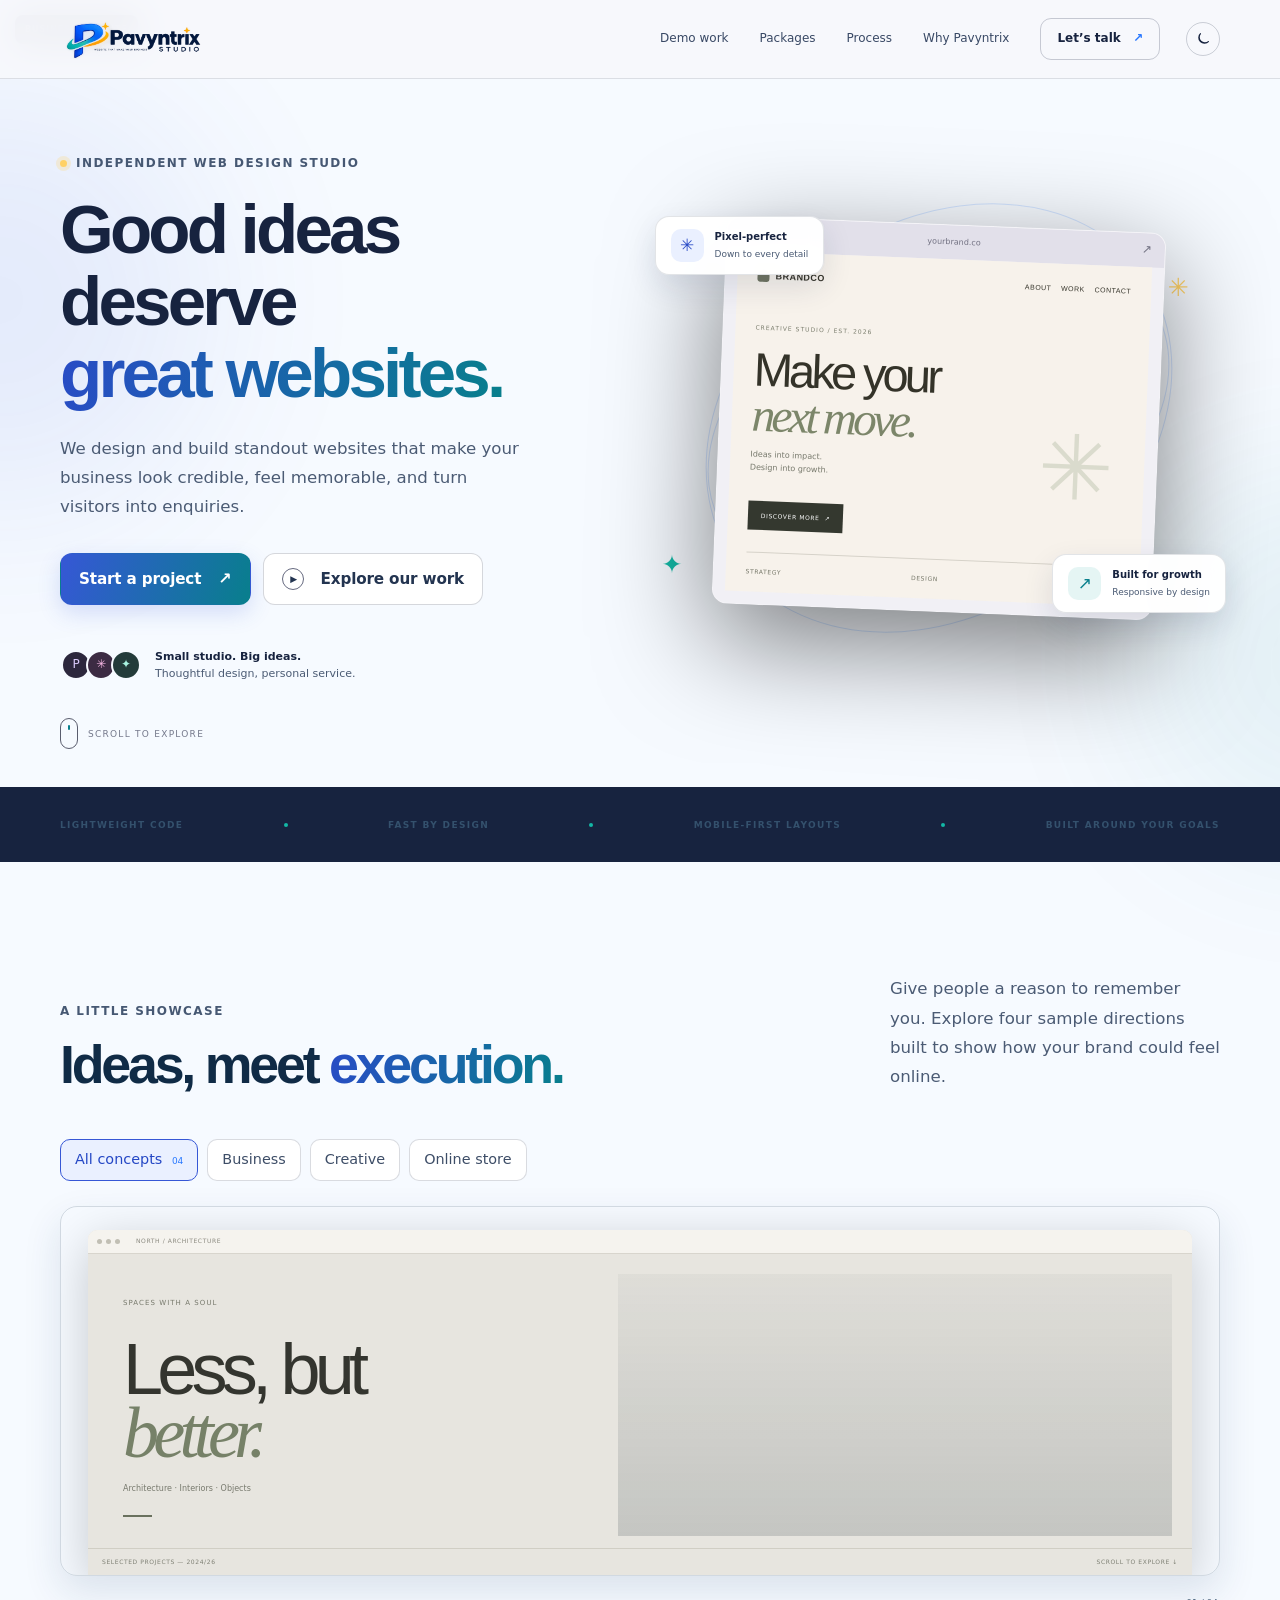
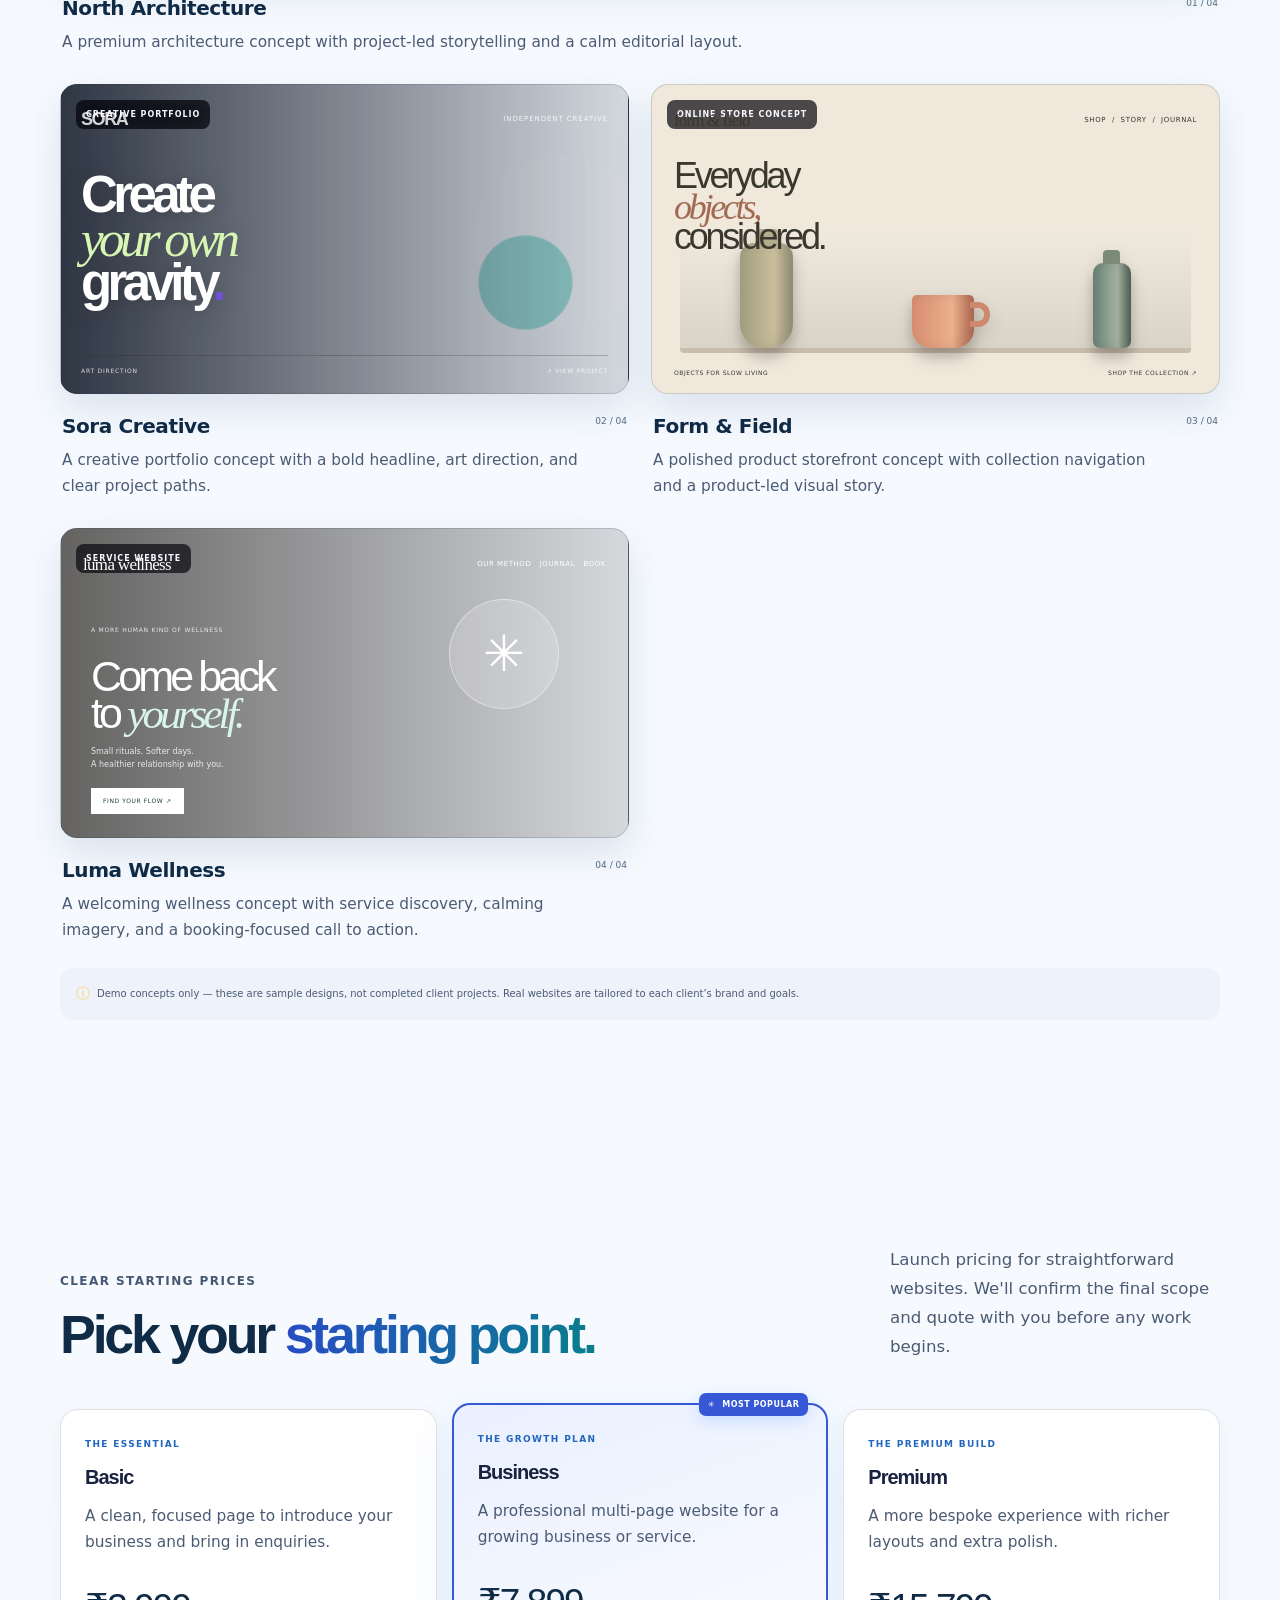
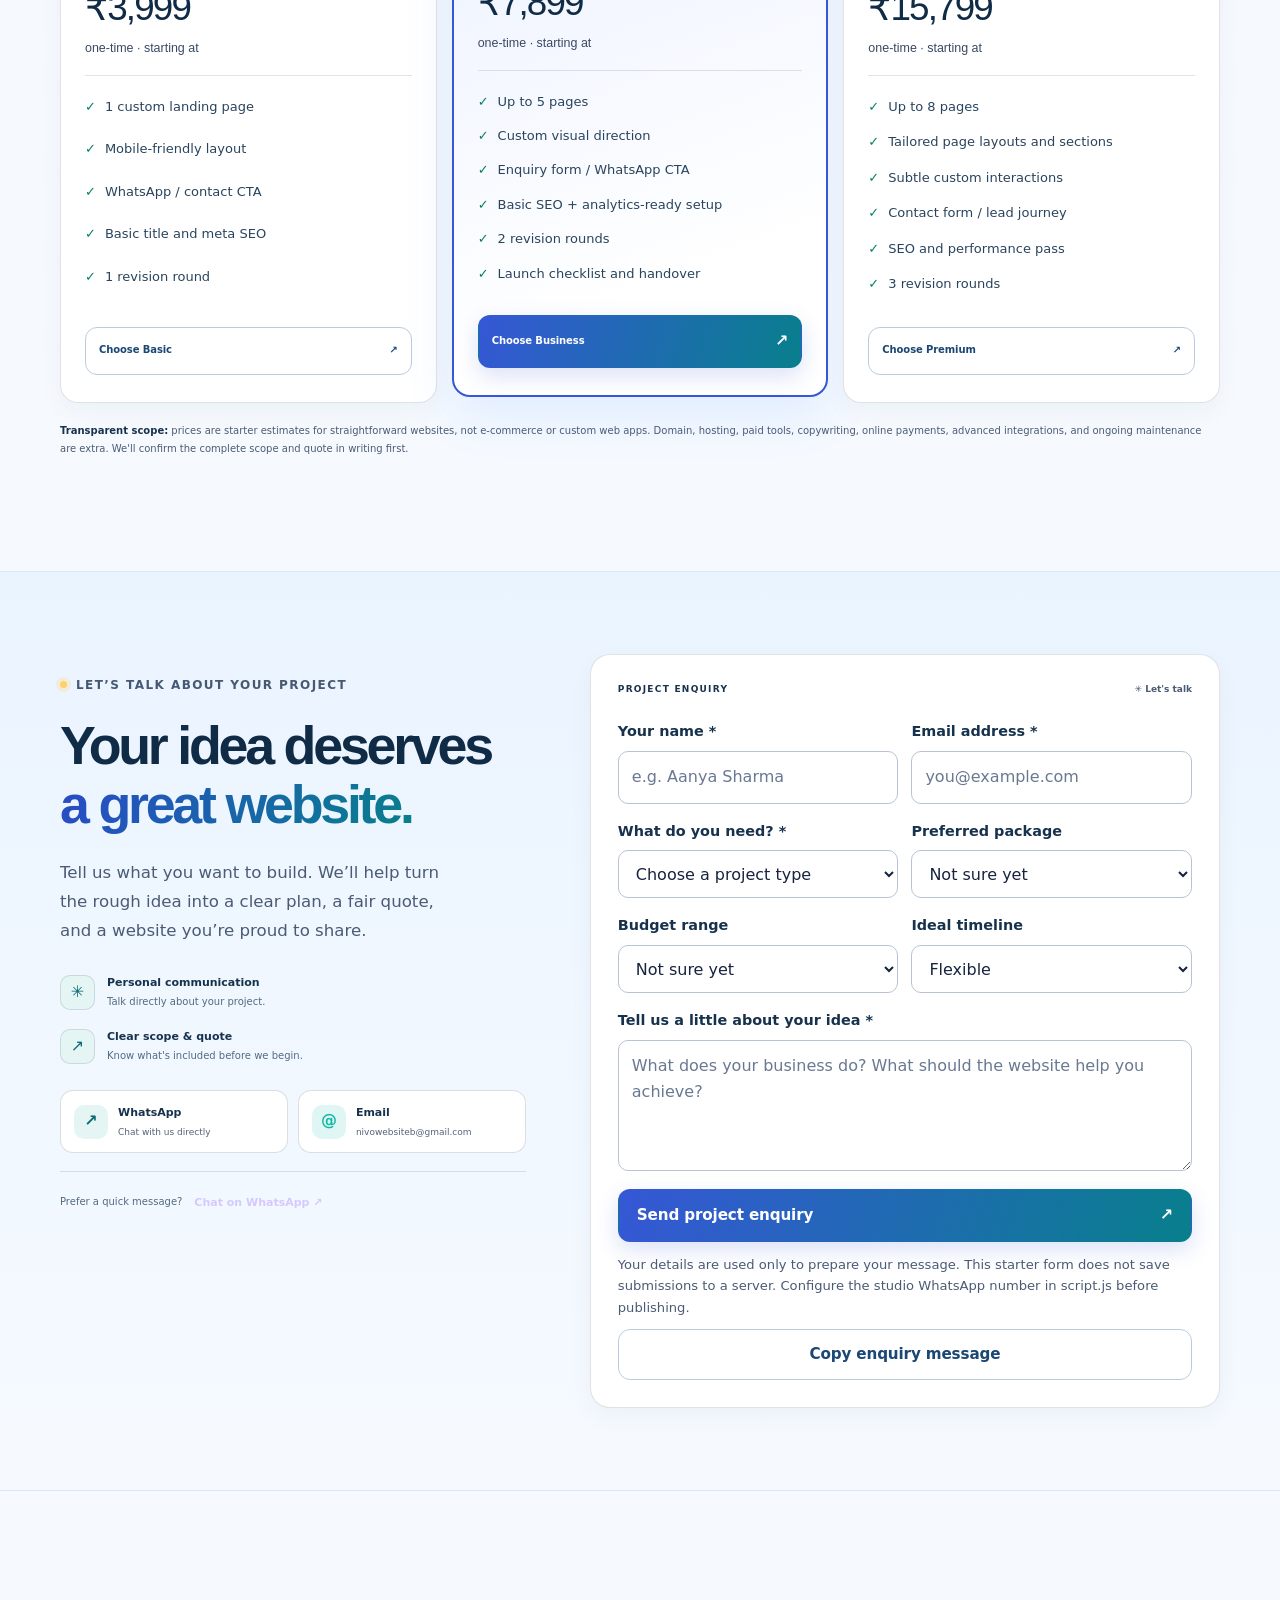
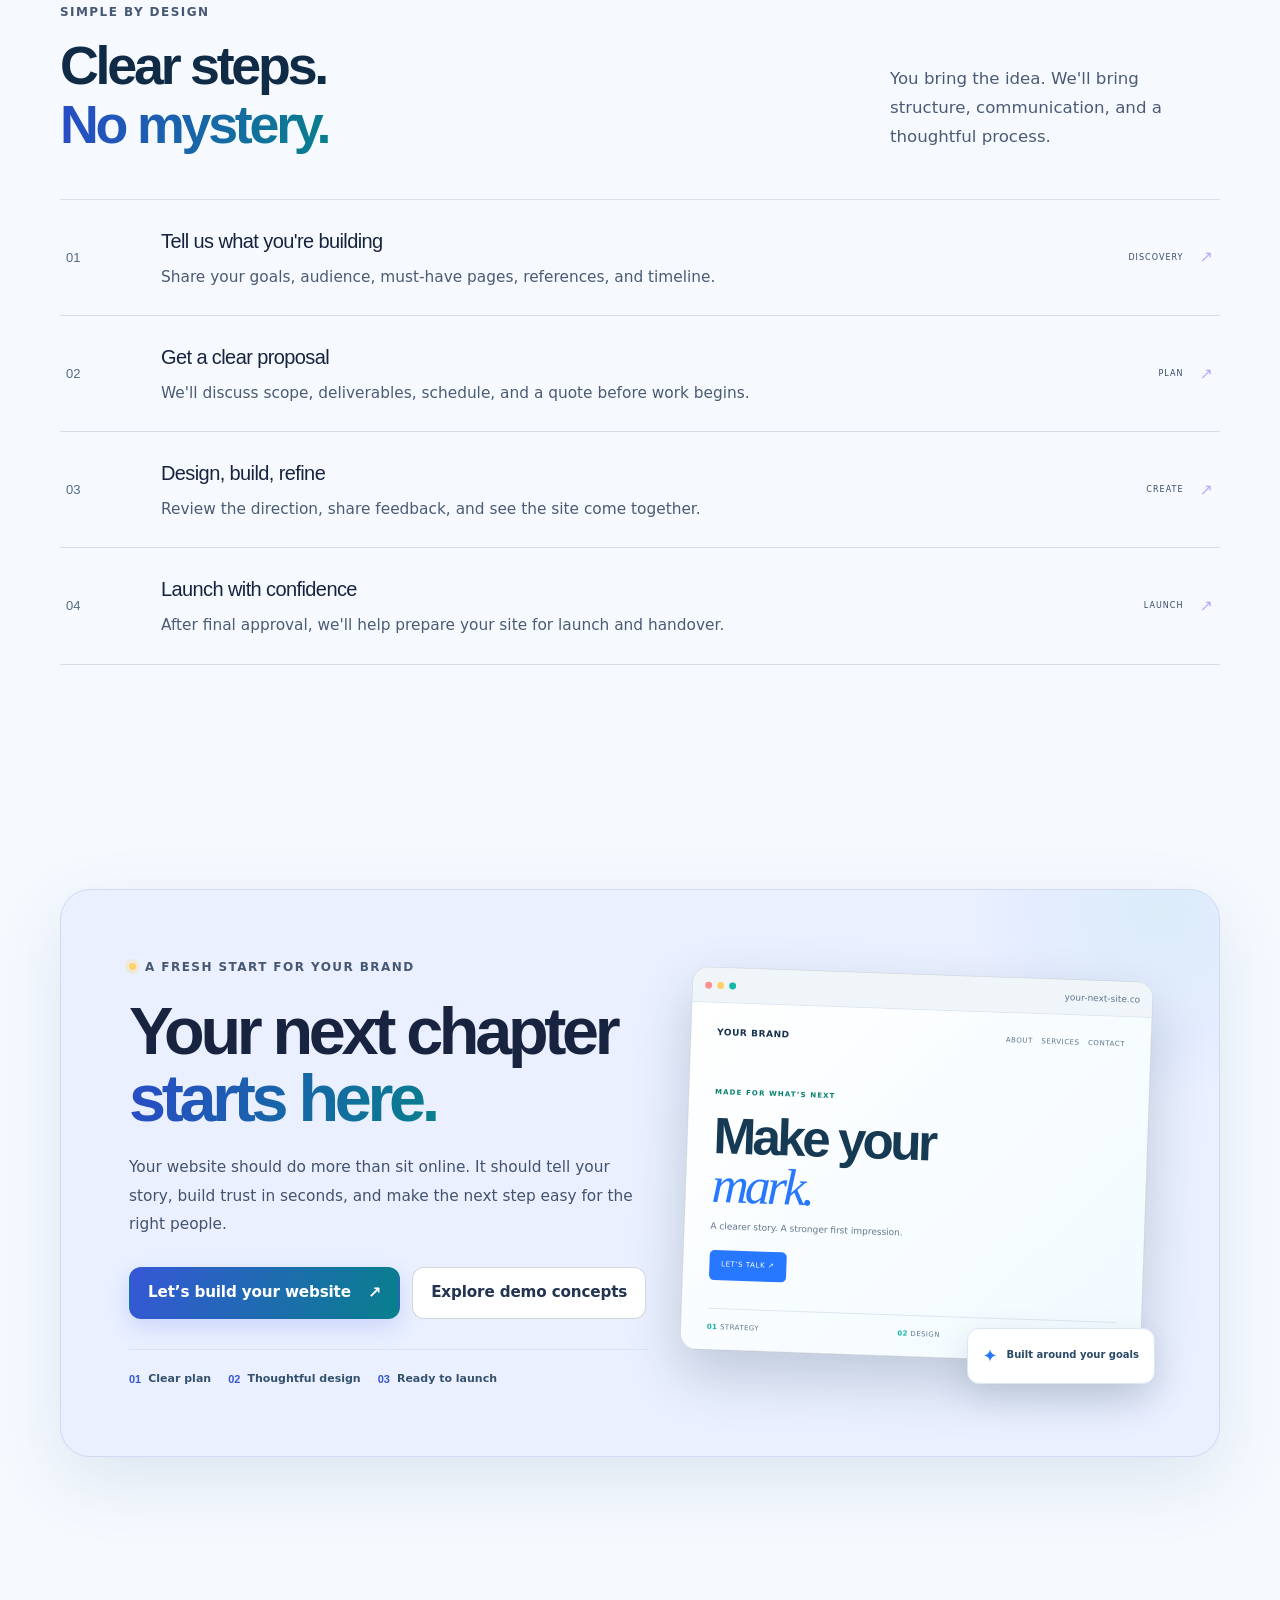
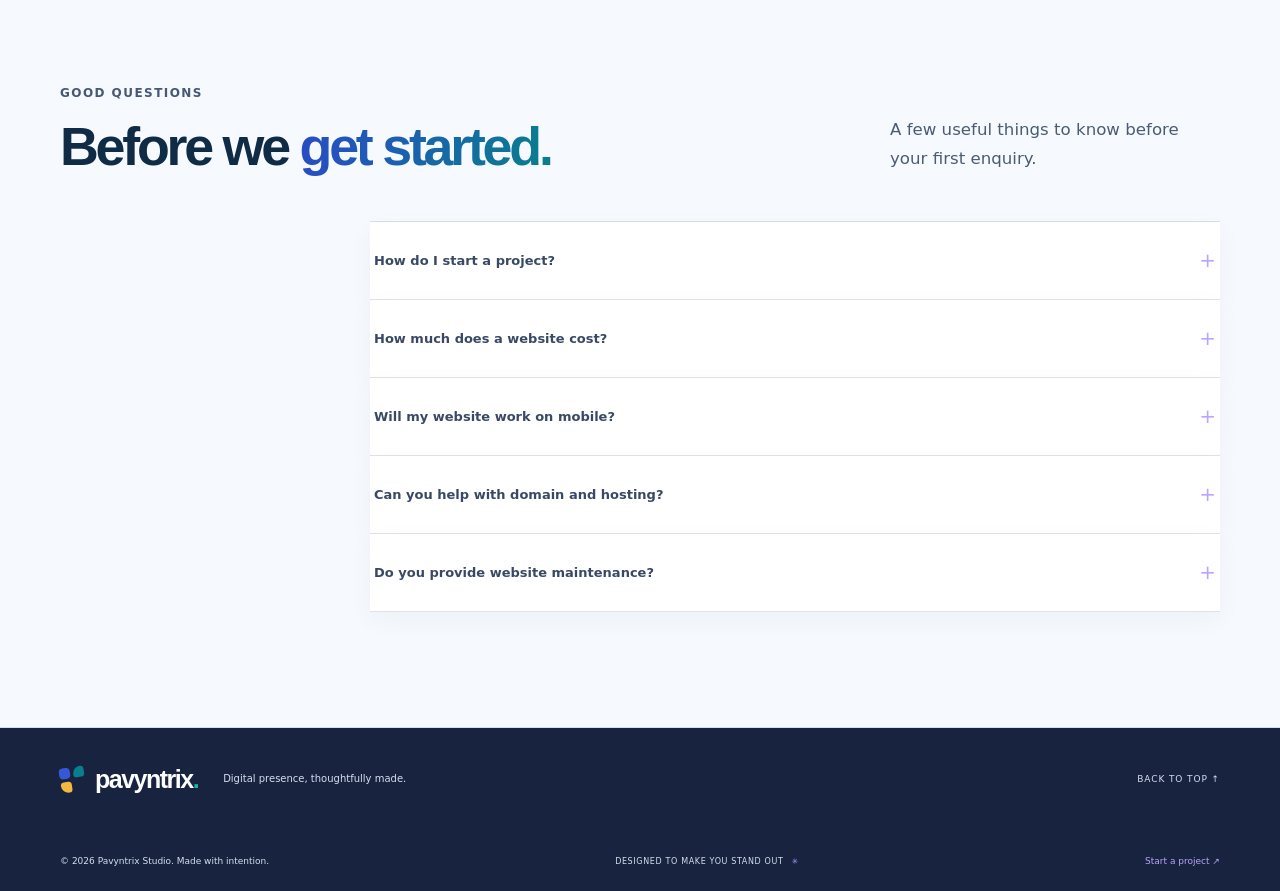
<file: index.html>
<!doctype html>
<html lang="en">
<head>
  <meta name="google-site-verification" content="xDU0ORSQ_a4GoxPQZaoTgLm6GLzlJ3EdXNpvMGVIaSY" />
  <link rel="icon" href="favicon.ico">
<link rel="icon" type="image/png" sizes="32x32" href="favicon-32.png">
<link rel="apple-touch-icon" sizes="180x180" href="apple-touch-icon.png">
  <meta charset="utf-8">
  <meta name="viewport" content="width=device-width, initial-scale=1, viewport-fit=cover">
  <meta name="color-scheme" content="light dark">
  <meta name="theme-color" content="#F7F8FC">
  <meta name="description" content="Pavyntrix Studio builds beautiful, fast, mobile-friendly websites for businesses, creators, and growing brands.">
  <title>Pavyntrix Studio — Websites built to move you forward</title>
  <link rel="stylesheet" href="styles.css">
  <!-- Google tag (gtag.js) -->
<script async src="https://www.googletagmanager.com/gtag/js?id=G-6KZV11J1QX"></script>
<script>
  window.dataLayer = window.dataLayer || [];
  function gtag(){dataLayer.push(arguments);}
  gtag('js', new Date());

  gtag('config', 'G-6KZV11J1QX');
</script>
</head>
<body data-theme="light">
  <a class="skip-link" href="#main-content">Skip to content</a>
  <div class="ambient ambient-one" aria-hidden="true"></div>
  <div class="ambient ambient-two" aria-hidden="true"></div>
  <header class="site-header" id="top">
  <nav class="nav wrap" aria-label="Main navigation">

    <!-- Pavyntrix Studio Logo -->
    <a class="brand" href="#top" aria-label="Pavyntrix Studio home">
      <img
        src="logo.png"
        alt="Pavyntrix Studio"
        class="brand-logo"
      >
    </a>

    <!-- Mobile Menu Button -->
    <button
      class="menu-toggle"
      type="button"
      aria-label="Open navigation"
      aria-expanded="false"
      aria-controls="nav-links"
    >
      <span></span>
      <span></span>
    </button>

    <!-- Navigation Links -->
    <div class="nav-links" id="nav-links">
      <a href="#work">Demo work</a>
      <a href="#pricing">Packages</a>
      <a href="#process">Process</a>
      <a href="#next-chapter">Why Pavyntrix</a>
      <a class="nav-cta" href="#contact">
        Let’s talk <span aria-hidden="true">↗</span>
      </a>
    </div>

    <!-- Theme Toggle -->
    <button
      class="theme-toggle"
      type="button"
      aria-label="Switch to light theme"
      title="Toggle theme"
    >
      <svg class="sun-icon" viewBox="0 0 24 24" aria-hidden="true">
        <circle cx="12" cy="12" r="4"/>
        <path d="M12 2v2m0 16v2M4.93 4.93l1.42 1.42m11.3 11.3 1.42 1.42M2 12h2m16 0h2M4.93 19.07l1.42-1.42m11.3-11.3 1.42-1.42"/>
      </svg>

      <svg class="moon-icon" viewBox="0 0 24 24" aria-hidden="true">
        <path d="M20.5 15.5A8.5 8.5 0 0 1 8.5 3.5 8.5 8.5 0 1 0 20.5 15.5Z"/>
      </svg>
    </button>

  </nav>
</header>


  <main id="main-content">
    <section class="hero wrap section-pad" aria-labelledby="hero-title">
      <div class="hero-copy">
        <div class="eyebrow"><span class="status-dot"></span> INDEPENDENT WEB DESIGN STUDIO</div>
        <h1 id="hero-title">Good ideas deserve<br><span class="gradient-text">great websites.</span></h1>
        <p class="hero-lede">We design and build standout websites that make your business look credible, feel memorable, and turn visitors into enquiries.</p>
        <div class="hero-actions">
          <a href="#contact" class="btn btn-primary">Start a project <span aria-hidden="true">↗</span></a>
          <a href="#work" class="btn btn-quiet"><span class="play-icon" aria-hidden="true">▶</span> Explore our work</a>
        </div>
        <div class="hero-note"><div class="avatar-stack" aria-hidden="true"><span>P</span><span>✳</span><span>✦</span></div><p><strong>Small studio. Big ideas.</strong><br>Thoughtful design, personal service.</p></div>
      </div>
      <div class="hero-visual" aria-label="Decorative website interface preview">
        <div class="orbit orbit-a"></div><div class="orbit orbit-b"></div>
        <div class="float-tag tag-top"><span class="tag-icon">✳</span><span><b>Pixel-perfect</b><small>Down to every detail</small></span></div>
        <div class="browser-card">
          <div class="browser-top"><div class="browser-dots"><i></i><i></i><i></i></div><span>yourbrand.co</span><span class="browser-lock">↗</span></div>
          <div class="mini-site">
            <div class="mini-nav"><b><span class="mini-logo"></span> BRANDCO</b><span>ABOUT&nbsp;&nbsp;&nbsp; WORK&nbsp;&nbsp;&nbsp; CONTACT</span></div>
            <div class="mini-hero"><div class="mini-kicker">CREATIVE STUDIO / EST. 2026</div><div class="mini-title">Make your<br><em>next move.</em></div><p>Ideas into impact.<br>Design into growth.</p><div class="mini-button">DISCOVER MORE&nbsp; ↗</div></div>
            <div class="mini-bottom"><span>STRATEGY</span><span>DESIGN</span><span>DEVELOPMENT</span><div class="mini-spark">✳</div></div>
          </div>
        </div>
        <div class="float-tag tag-bottom"><span class="pulse-icon">↗</span><span><b>Built for growth</b><small>Responsive by design</small></span></div>
        <div class="hero-spark spark-one">✳</div><div class="hero-spark spark-two">✦</div>
      </div>
      <div class="hero-scroll"><span></span> SCROLL TO EXPLORE</div>
    </section>

    <section class="trust-strip" aria-label="Our approach">
      <div class="wrap trust-inner"><span>LIGHTWEIGHT CODE</span><i></i><span>FAST BY DESIGN</span><i></i><span>MOBILE-FIRST LAYOUTS</span><i></i><span>BUILT AROUND YOUR GOALS</span></div>
    </section>

    <section class="work-section section-pad wrap" id="work">
      <div class="section-heading"><div><p class="eyebrow">A LITTLE SHOWCASE</p><h2>Ideas, meet <span class="gradient-text">execution.</span></h2></div><p class="section-intro">Give people a reason to remember you. Explore four sample directions built to show how your brand could feel online.</p></div>
      <div class="filter-row" role="group" aria-label="Filter portfolio examples">
        <button class="filter-btn active" data-filter="all" type="button">All concepts <span>04</span></button>
        <button class="filter-btn" data-filter="business" type="button">Business</button>
        <button class="filter-btn" data-filter="creative" type="button">Creative</button>
        <button class="filter-btn" data-filter="shop" type="button">Online store</button>
      </div>
      <div class="work-grid">
        <article class="project-card project-wide" data-category="business">
          <div class="project-art art-north"><div class="art-browser"><div class="art-browser-bar"><span></span><span></span><span></span><b>NORTH / ARCHITECTURE</b></div><div class="north-layout"><div class="north-copy"><small>SPACES WITH A SOUL</small><strong>Less, but<br><em>better.</em></strong><p>Architecture · Interiors · Objects</p><span class="art-line"></span></div><div class="north-image"><div class="arch-sun"></div><div class="arch-building arch-one"></div><div class="arch-building arch-two"></div><div class="arch-building arch-three"></div></div></div><div class="north-footer"><span>SELECTED PROJECTS — 2024/26</span><span>SCROLL TO EXPLORE ↓</span></div></div></div><div class="project-overlay"><span class="project-type">BUSINESS WEBSITE</span><span class="project-arrow">↗</span></div>
          <div class="project-meta"><div><h3>North Architecture</h3><p>A premium architecture concept with project-led storytelling and a calm editorial layout.</p></div><span class="project-number">01 / 04</span></div>
        </article>
        <article class="project-card" data-category="creative">
          <div class="project-art art-sora"><div class="sora-top"><span>SORA</span><span>INDEPENDENT CREATIVE</span></div><div class="sora-word">Create<br><i>your own</i><br>gravity<span>.</span></div><div class="sora-orb orb-one"></div><div class="sora-orb orb-two"></div><div class="sora-bottom"><span>ART DIRECTION</span><span>↗ VIEW PROJECT</span></div><div class="project-overlay"><span class="project-type">CREATIVE PORTFOLIO</span><span class="project-arrow">↗</span></div></div>
          <div class="project-meta"><div><h3>Sora Creative</h3><p>A creative portfolio concept with a bold headline, art direction, and clear project paths.</p></div><span class="project-number">02 / 04</span></div>
        </article>
        <article class="project-card" data-category="shop">
          <div class="project-art art-form"><div class="form-top"><span>form & field</span><span>SHOP&nbsp; / &nbsp;STORY&nbsp; / &nbsp;JOURNAL</span></div><div class="form-heading">Everyday<br><i>objects,</i><br>considered.</div><div class="product-shelf"><div class="product-product vase"><div class="vase-neck"></div></div><div class="product-product cup"><div class="cup-handle"></div></div><div class="product-product bottle"><div class="bottle-cap"></div></div></div><div class="form-foot"><span>OBJECTS FOR SLOW LIVING</span><span>SHOP THE COLLECTION ↗</span></div><div class="project-overlay"><span class="project-type">ONLINE STORE CONCEPT</span><span class="project-arrow">↗</span></div></div>
          <div class="project-meta"><div><h3>Form & Field</h3><p>A polished product storefront concept with collection navigation and a product-led visual story.</p></div><span class="project-number">03 / 04</span></div>
        </article>
        <article class="project-card" data-category="business">
          <div class="project-art art-luma"><div class="luma-nav"><span>luma wellness</span><span>OUR METHOD&nbsp;&nbsp; JOURNAL&nbsp;&nbsp; BOOK</span></div><div class="luma-content"><span class="luma-label">A MORE HUMAN KIND OF WELLNESS</span><div class="luma-head">Come back<br>to <i>yourself.</i></div><div class="luma-circle">✳</div><p>Small rituals. Softer days.<br>A healthier relationship with you.</p><span class="luma-cta">FIND YOUR FLOW ↗</span></div><div class="project-overlay"><span class="project-type">SERVICE WEBSITE</span><span class="project-arrow">↗</span></div></div>
          <div class="project-meta"><div><h3>Luma Wellness</h3><p>A welcoming wellness concept with service discovery, calming imagery, and a booking-focused call to action.</p></div><span class="project-number">04 / 04</span></div>
        </article>
      </div>
      <p class="portfolio-note"><span>ⓘ</span> Demo concepts only — these are sample designs, not completed client projects. Real websites are tailored to each client’s brand and goals.</p>
    </section>

    <section class="pricing-section section-pad" id="pricing"><div class="wrap">
      <div class="section-heading"><div><p class="eyebrow">CLEAR STARTING PRICES</p><h2>Pick your <span class="gradient-text">starting point.</span></h2></div><p class="section-intro">Launch pricing for straightforward websites. We'll confirm the final scope and quote with you before any work begins.</p></div>
      <div class="pricing-grid">
        <article class="price-card"><span class="price-label">THE ESSENTIAL</span><h3>Basic</h3><p class="price-summary">A clean, focused page to introduce your business and bring in enquiries.</p><div class="price-value">₹3,999 <span>one-time · starting at</span></div><div class="price-rule"></div><ul><li><span>✓</span> 1 custom landing page</li><li><span>✓</span> Mobile-friendly layout</li><li><span>✓</span> WhatsApp / contact CTA</li><li><span>✓</span> Basic title and meta SEO</li><li><span>✓</span> 1 revision round</li></ul><a href="#contact" class="btn btn-outline package-select" data-package="Basic">Choose Basic <span>↗</span></a></article>
        <article class="price-card price-featured"><div class="popular-pill"><span>✳</span> MOST POPULAR</div><span class="price-label">THE GROWTH PLAN</span><h3>Business</h3><p class="price-summary">A professional multi-page website for a growing business or service.</p><div class="price-value">₹7,899 <span>one-time · starting at</span></div><div class="price-rule"></div><ul><li><span>✓</span> Up to 5 pages</li><li><span>✓</span> Custom visual direction</li><li><span>✓</span> Enquiry form / WhatsApp CTA</li><li><span>✓</span> Basic SEO + analytics-ready setup</li><li><span>✓</span> 2 revision rounds</li><li><span>✓</span> Launch checklist and handover</li></ul><a href="#contact" class="btn btn-primary package-select" data-package="Business">Choose Business <span>↗</span></a></article>
        <article class="price-card"><span class="price-label">THE PREMIUM BUILD</span><h3>Premium</h3><p class="price-summary">A more bespoke experience with richer layouts and extra polish.</p><div class="price-value">₹15,799 <span>one-time · starting at</span></div><div class="price-rule"></div><ul><li><span>✓</span> Up to 8 pages</li><li><span>✓</span> Tailored page layouts and sections</li><li><span>✓</span> Subtle custom interactions</li><li><span>✓</span> Contact form / lead journey</li><li><span>✓</span> SEO and performance pass</li><li><span>✓</span> 3 revision rounds</li></ul><a href="#contact" class="btn btn-outline package-select" data-package="Premium">Choose Premium <span>↗</span></a></article>
      </div><p class="pricing-footnote"><strong>Transparent scope:</strong> prices are starter estimates for straightforward websites, not e-commerce or custom web apps. Domain, hosting, paid tools, copywriting, online payments, advanced integrations, and ongoing maintenance are extra. We'll confirm the complete scope and quote in writing first.</p>
    </div></section>

    <section class="contact-section section-pad" id="contact"><div class="wrap contact-wrap">
      <div class="contact-copy"><p class="eyebrow"><span class="status-dot"></span> LET’S TALK ABOUT YOUR PROJECT</p><h2>Your idea deserves<br><span class="gradient-text">a great website.</span></h2><p>Tell us what you want to build. We’ll help turn the rough idea into a clear plan, a fair quote, and a website you’re proud to share.</p>
        <div class="contact-points"><div><span class="contact-point-icon">✳</span><span><b>Personal communication</b><small>Talk directly about your project.</small></span></div><div><span class="contact-point-icon">↗</span><span><b>Clear scope & quote</b><small>Know what's included before we begin.</small></span></div></div>
        <div class="contact-info-grid" aria-label="Direct contact information">
          <a class="contact-info-card" id="contact-whatsapp-card" href="#contact-form"><span class="contact-info-icon" aria-hidden="true">↗</span><span><b>WhatsApp</b><small id="contact-whatsapp-label">Add WHATSAPP_NUMBER in script.js before publishing</small></span></a>
          <a class="contact-info-card" id="contact-email-card" href="#contact-form"><span class="contact-info-icon" aria-hidden="true">@</span><span><b>Email</b><small id="contact-email-label">Add CONTACT_EMAIL in script.js before publishing</small></span></a>
        </div>
        <div class="contact-direct"><span>Prefer a quick message?</span><button type="button" class="text-link" id="quick-whatsapp">Chat on WhatsApp ↗</button></div>
      </div>
      <form class="contact-form" id="contact-form">
        <div class="form-head"><span>PROJECT ENQUIRY</span><span class="form-secure">✳ Let's talk</span></div>
        <div class="field-row"><label class="field"><span>Your name *</span><input type="text" name="name" placeholder="e.g. Aanya Sharma" required autocomplete="name" maxlength="80"></label><label class="field"><span>Email address *</span><input type="email" name="email" placeholder="you@example.com" required autocomplete="email" maxlength="120"></label></div>
        <div class="field-row"><label class="field"><span>What do you need? *</span><select name="service" required><option value="" disabled selected>Choose a project type</option><option>Business website</option><option>Landing page</option><option>Portfolio website</option><option>E-commerce website</option><option>Website redesign</option><option>Something else</option></select></label><label class="field"><span>Preferred package</span><select name="package" id="package-select"><option value="Not sure yet">Not sure yet</option><option>Basic</option><option>Business</option><option>Premium</option><option>Custom quote</option></select></label></div>
        <div class="field-row"><label class="field"><span>Budget range</span><select name="budget"><option value="Not sure yet">Not sure yet</option><option>Under ₹2,000</option><option>₹2,000 – ₹5,000</option><option>₹5,000 – ₹8,000</option><option>₹8,000 – ₹15,000</option><option>₹15,000+</option></select></label><label class="field"><span>Ideal timeline</span><select name="timeline"><option>Flexible</option><option>Within 1–2 weeks</option><option>Within a month</option><option>Just exploring</option></select></label></div>
        <label class="field"><span>Tell us a little about your idea *</span><textarea name="details" rows="4" placeholder="What does your business do? What should the website help you achieve?" required maxlength="1500"></textarea></label>
        <button type="submit" class="btn btn-primary form-submit">Send project enquiry <span>↗</span></button>
        <p class="form-privacy">Your details are used only to prepare your message. This starter form does not save submissions to a server. Configure the studio WhatsApp number in script.js before publishing.</p>
        <div class="form-feedback" id="form-feedback" role="status" aria-live="polite" hidden></div>
        <button type="button" class="btn btn-outline copy-btn" id="copy-message" hidden>Copy enquiry message</button>
      </form>
    </div></section>

    <section class="process-section wrap section-pad" id="process">
      <div class="section-heading"><div><p class="eyebrow">SIMPLE BY DESIGN</p><h2>Clear steps.<br><span class="gradient-text">No mystery.</span></h2></div><p class="section-intro">You bring the idea. We'll bring structure, communication, and a thoughtful process.</p></div>
      <div class="process-list">
        <article class="process-step"><div class="process-no">01</div><div class="process-main"><h3>Tell us what you're building</h3><p>Share your goals, audience, must-have pages, references, and timeline.</p></div><div class="process-side">DISCOVERY <span>↗</span></div></article>
        <article class="process-step"><div class="process-no">02</div><div class="process-main"><h3>Get a clear proposal</h3><p>We'll discuss scope, deliverables, schedule, and a quote before work begins.</p></div><div class="process-side">PLAN <span>↗</span></div></article>
        <article class="process-step"><div class="process-no">03</div><div class="process-main"><h3>Design, build, refine</h3><p>Review the direction, share feedback, and see the site come together.</p></div><div class="process-side">CREATE <span>↗</span></div></article>
        <article class="process-step"><div class="process-no">04</div><div class="process-main"><h3>Launch with confidence</h3><p>After final approval, we'll help prepare your site for launch and handover.</p></div><div class="process-side">LAUNCH <span>↗</span></div></article>
      </div>
    </section>

    <section class="next-chapter-section section-pad" id="next-chapter">
      <div class="wrap next-chapter-card">
        <div class="next-chapter-orb" aria-hidden="true"></div>
        <div class="next-chapter-copy">
          <p class="eyebrow"><span class="status-dot"></span> A FRESH START FOR YOUR BRAND</p>
          <h2>Your next chapter<br><span class="gradient-text">starts here.</span></h2>
          <p>Your website should do more than sit online. It should tell your story, build trust in seconds, and make the next step easy for the right people.</p>
          <div class="next-chapter-actions"><a class="btn btn-primary" href="#contact">Let’s build your website <span aria-hidden="true">↗</span></a><a class="btn btn-quiet" href="#work">Explore demo concepts</a></div>
          <div class="next-chapter-points"><span><b>01</b> Clear plan</span><span><b>02</b> Thoughtful design</span><span><b>03</b> Ready to launch</span></div>
        </div>
        <div class="next-chapter-visual" aria-hidden="true"><div class="chapter-window"><div class="chapter-window-top"><span></span><span></span><span></span><b>your-next-site.co</b></div><div class="chapter-window-body"><div class="chapter-mini-nav"><b>YOUR BRAND</b><span>ABOUT&nbsp;&nbsp; SERVICES&nbsp;&nbsp; CONTACT</span></div><div class="chapter-mini-copy"><small>MADE FOR WHAT’S NEXT</small><strong>Make your<br><em>mark.</em></strong><p>A clearer story. A stronger first impression.</p><span>LET’S TALK ↗</span></div><div class="chapter-mini-stats"><span><b>01</b> STRATEGY</span><span><b>02</b> DESIGN</span><span><b>03</b> BUILD</span></div></div></div><div class="chapter-floating">✦ <span>Built around your goals</span></div></div>
      </div>
    </section>

    <section class="faq-section wrap section-pad" id="faq"><div class="section-heading"><div><p class="eyebrow">GOOD QUESTIONS</p><h2>Before we <span class="gradient-text">get started.</span></h2></div><p class="section-intro">A few useful things to know before your first enquiry.</p></div>
      <div class="faq-list">
        <details><summary>How do I start a project? <span>+</span></summary><p>Fill out the enquiry form with a few details about your idea. We'll use that to understand the project and discuss the next steps with you.</p></details>
        <details><summary>How much does a website cost? <span>+</span></summary><p>Pricing depends on the number of pages, design complexity, functionality, and content needed. Share your requirements and we'll prepare a tailored quote before work begins.</p></details>
        <details><summary>Will my website work on mobile? <span>+</span></summary><p>Yes. Responsive layouts for mobile, tablet, and desktop are part of the intended build approach, with content and navigation adjusted for smaller screens.</p></details>
        <details><summary>Can you help with domain and hosting? <span>+</span></summary><p>Yes, we can discuss domain, hosting, and deployment as part of the project. These accounts and any third-party charges should be agreed clearly before launch.</p></details>
        <details><summary>Do you provide website maintenance? <span>+</span></summary><p>Maintenance or future updates can be discussed as a separate arrangement, depending on the website and the support you need.</p></details>
      </div>
    </section>

    
  </main>

  <footer class="site-footer"><div class="wrap footer-top"><a class="brand" href="#top"><span class="brand-mark" aria-hidden="true"><span></span><span></span><span></span><span></span></span><span class="brand-name">pavyntrix<span>.</span></span></a><p>Digital presence, thoughtfully made.</p><a href="#top" class="back-top">BACK TO TOP ↑</a></div><div class="wrap footer-bottom"><span>© <span id="year"></span> Pavyntrix Studio. Made with intention.</span><span class="footer-built">DESIGNED TO MAKE YOU STAND OUT <span>✳</span></span><a href="#contact">Start a project ↗</a></div></footer>
  <div class="toast" id="toast" role="status" aria-live="polite"></div>
  <script src="script.js" defer></script>
</body>
</html>
</file>
<file: styles.css>
:root{--bg:#0b0c12;--bg-soft:#11131c;--panel:#141620;--panel-2:#181b27;--text:#f5f5fa;--muted:#9b9eaf;--line:rgba(255,255,255,.105);--purple:#2878FF;--pink:#FFD166;--mint:#13B8A6;--max:1160px;--radius:22px;--shadow:0 22px 80px rgba(0,0,0,.26)}
*{box-sizing:border-box}html{scroll-behavior:smooth;scroll-padding-top:92px}body{margin:0;background:var(--bg);color:var(--text);font-family:'DM Sans',sans-serif;font-size:15px;line-height:1.65;overflow-x:hidden;transition:background .25s,color .25s}body::selection{background:var(--purple);color:#111}a{color:inherit;text-decoration:none}button,input,select,textarea{font:inherit}button,a{-webkit-tap-highlight-color:transparent}button{color:inherit}.wrap{width:min(var(--max),calc(100% - 48px));margin-inline:auto}.section-pad{padding-block:112px}.ambient{position:absolute;pointer-events:none;filter:blur(90px);opacity:.12;border-radius:100%;z-index:-1}.ambient-one{width:420px;height:420px;background:#2878FF;top:90px;left:-210px}.ambient-two{width:360px;height:360px;background:#13B8A6;top:480px;right:-220px}.gradient-text{background:linear-gradient(105deg,#2878FF 0%,#13B8A6 48%,#13B8A6 100%);color:transparent;background-clip:text;-webkit-background-clip:text}.eyebrow{display:flex;align-items:center;gap:9px;font-size:10px;font-weight:700;letter-spacing:.18em;color:#b9b9ca;margin:0 0 22px}.status-dot{width:7px;height:7px;border-radius:50%;background:var(--mint);box-shadow:0 0 0 4px rgba(138,232,208,.1);display:inline-block}.site-header{position:sticky;top:0;z-index:20;background:rgba(11,12,18,.78);border-bottom:1px solid rgba(255,255,255,.06);backdrop-filter:blur(18px);-webkit-backdrop-filter:blur(18px)}.nav{height:78px;display:flex;align-items:center;gap:26px}.brand{display:inline-flex;align-items:center;gap:10px;flex-shrink:0}.brand-name{font-family:'Space Grotesk',sans-serif;font-size:25px;letter-spacing:-1.5px;font-weight:700}.brand-name>span{color:var(--mint)}.brand-mark{width:25px;height:25px;display:grid;grid-template-columns:1fr 1fr;gap:3px;transform:rotate(-9deg)}.brand-mark span{display:block;background:#2878FF;border-radius:4px}.brand-mark span:nth-child(2){background:#FFD166;border-radius:9px 4px 4px 4px}.brand-mark span:nth-child(3){background:#13B8A6;border-radius:4px 4px 4px 9px}.brand-mark span:nth-child(4){background:#F6FAFF}.nav-links{display:flex;gap:31px;align-items:center;margin-left:auto}.nav-links>a:not(.nav-cta){font-size:12px;color:#c1c2ce;transition:color .2s}.nav-links>a:not(.nav-cta):hover{color:#fff}.nav-cta{border:1px solid rgba(255,255,255,.16);padding:10px 16px;border-radius:11px;font-size:12px;font-weight:700;transition:background .2s,border-color .2s}.nav-cta span{padding-left:8px;color:var(--mint)}.nav-cta:hover{background:rgba(255,255,255,.07);border-color:rgba(255,255,255,.32)}.theme-toggle{width:34px;height:34px;display:grid;place-items:center;border:1px solid var(--line);border-radius:50%;background:transparent;cursor:pointer}.theme-toggle svg{width:16px;stroke:currentColor;stroke-width:1.6;fill:none}.menu-toggle{display:none}
.hero{position:relative;min-height:640px;display:grid;grid-template-columns:1fr 1fr;align-items:center;gap:35px;padding-top:75px;padding-bottom:105px}.hero-copy{position:relative;z-index:2}.hero h1,.section-heading h2,.contact-copy h2{font-family:'Space Grotesk',sans-serif;letter-spacing:-.065em;font-weight:600}.hero h1{font-size:clamp(48px,5.7vw,76px);line-height:1.04;margin:0 0 24px}.hero-lede{max-width:470px;color:#a8aabb;font-size:16px;line-height:1.8;margin:0}.hero-actions{display:flex;flex-wrap:wrap;gap:12px;margin-top:32px}.btn{display:inline-flex;align-items:center;justify-content:center;gap:17px;min-height:48px;padding:13px 18px;border-radius:12px;font-size:12px;font-weight:700;letter-spacing:-.01em;border:1px solid transparent;cursor:pointer;transition:transform .2s,background .2s,border-color .2s,box-shadow .2s}.btn:hover{transform:translateY(-2px)}.btn-primary{color:#11121a;background:linear-gradient(110deg,#2878FF,#13B8A6 56%,#FFD166);box-shadow:0 10px 28px rgba(40,120,255,.16)}.btn-primary:hover{box-shadow:0 14px 38px rgba(19,184,166,.25)}.btn-primary span{font-size:16px}.btn-quiet{background:rgba(255,255,255,.025);border-color:var(--line);color:#e8e8f1}.btn-quiet:hover,.btn-outline:hover{background:rgba(255,255,255,.07)}.play-icon{font-size:9px;border:1px solid #666a80;border-radius:50%;width:22px;height:22px;display:grid;place-items:center;padding-left:2px}.hero-note{display:flex;align-items:center;gap:14px;margin-top:43px}.avatar-stack{display:flex;padding-left:1px}.avatar-stack span{width:30px;height:30px;display:grid;place-items:center;border:2px solid var(--bg);margin-left:-5px;border-radius:50%;font-size:12px;background:#242137;color:#d9cafa}.avatar-stack span:first-child{margin-left:0;background:#2c273d}.avatar-stack span:nth-child(2){background:#3c2b43;color:#f7b8e4}.avatar-stack span:nth-child(3){background:#233b3a;color:#a8f3e0}.hero-note p{font-size:11px;line-height:1.55;color:#85899b;margin:0}.hero-note strong{font-weight:600;color:#d9d9e3}.hero-visual{position:relative;min-height:445px;display:grid;place-items:center}.orbit{position:absolute;border:1px solid rgba(40,120,255,.2);border-radius:50%;transform:rotate(-24deg)}.orbit-a{width:485px;height:320px}.orbit-b{width:390px;height:500px;transform:rotate(55deg)}.browser-card{position:relative;z-index:1;width:min(100%,440px);background:#f1f0f5;border-radius:15px;overflow:hidden;box-shadow:0 35px 110px rgba(0,0,0,.5);transform:rotate(2.3deg);border:1px solid rgba(255,255,255,.2)}.browser-top{height:34px;display:flex;align-items:center;justify-content:space-between;padding:0 13px;background:#e2e0ea;color:#737283;font-size:8px}.browser-dots{display:flex;gap:4px}.browser-dots i{width:6px;height:6px;border-radius:50%;background:#a3a2b1}.browser-dots i:first-child{background:#ee9aaf}.browser-dots i:nth-child(2){background:#f0d185}.browser-dots i:nth-child(3){background:#8bcdb6}.browser-lock{font-size:12px}.mini-site{margin:0 12px 12px;background:#f7f2eb;color:#343329;min-height:340px;padding:17px 20px 11px;position:relative;overflow:hidden}.mini-nav{display:flex;justify-content:space-between;align-items:center;font-family:'DM Sans',sans-serif;font-size:7px;letter-spacing:.07em}.mini-nav b{display:flex;align-items:center;gap:6px;font-size:9px}.mini-logo{width:12px;height:12px;background:#6f7460;border-radius:50% 50% 3px 3px;display:inline-block}.mini-hero{padding:39px 0 22px;position:relative;z-index:1}.mini-kicker{font-size:6px;letter-spacing:.17em;color:#7a7d6d}.mini-title{font-family:'Space Grotesk',sans-serif;font-size:47px;line-height:.96;letter-spacing:-.08em;margin:14px 0 11px}.mini-title em{font-family:Georgia,serif;font-weight:400;color:#7c866a}.mini-hero p{font-size:8px;line-height:1.6;color:#77796c}.mini-button{margin-top:18px;display:inline-block;background:#34382f;color:#fff;padding:10px 13px;font-size:6px;letter-spacing:.1em}.mini-bottom{padding-top:14px;border-top:1px solid #d6d2c9;display:flex;justify-content:space-between;font-size:6px;letter-spacing:.1em;color:#747667}.mini-spark{position:absolute;right:30px;top:130px;font-size:90px;color:#c3c8b4;opacity:.55}.float-tag{position:absolute;z-index:3;display:flex;align-items:center;gap:11px;padding:12px 15px;border:1px solid rgba(255,255,255,.14);border-radius:14px;background:rgba(25,26,38,.9);backdrop-filter:blur(10px);box-shadow:var(--shadow)}.tag-top{top:20px;left:-3px}.tag-bottom{bottom:28px;right:-6px}.tag-icon,.pulse-icon{height:33px;width:33px;display:grid;place-items:center;border-radius:10px;background:rgba(40,120,255,.13);color:#2878FF;font-size:17px}.pulse-icon{background:rgba(19,184,166,.13);color:var(--mint)}.float-tag b{font-size:10px;display:block}.float-tag small{display:block;color:#999caf;font-size:9px;margin-top:1px}.hero-spark{position:absolute;font-size:25px;color:#2878FF}.spark-one{top:71px;right:31px}.spark-two{bottom:55px;left:4px;color:#efa8e4}.hero-scroll{position:absolute;bottom:38px;left:0;display:flex;align-items:center;gap:10px;color:#74788b;font-size:9px;letter-spacing:.14em}.hero-scroll span{height:31px;width:18px;border:1px solid #5a5d6e;border-radius:12px;position:relative}.hero-scroll span::after{content:'';position:absolute;left:7px;top:6px;height:5px;width:2px;background:var(--mint);border-radius:2px;animation:scrollDot 1.6s infinite}@keyframes scrollDot{0%{transform:translateY(0);opacity:1}80%{transform:translateY(10px);opacity:0}100%{opacity:0}}
.trust-strip{border-block:1px solid var(--line);background:rgba(255,255,255,.017)}.trust-inner{min-height:73px;display:flex;align-items:center;justify-content:space-between;gap:20px;overflow:hidden}.trust-inner span{font-size:9px;letter-spacing:.15em;color:#8e91a1;white-space:nowrap;font-weight:700}.trust-inner i{width:4px;height:4px;border-radius:50%;background:#9b8dd0;flex-shrink:0}.section-heading{display:flex;justify-content:space-between;gap:40px;align-items:flex-end;margin-bottom:45px}.section-heading .eyebrow{margin-bottom:15px}.section-heading h2,.contact-copy h2{font-size:clamp(36px,4.5vw,55px);line-height:1.1;margin:0;letter-spacing:-.06em}.section-intro{max-width:330px;color:var(--muted);font-size:13px;line-height:1.8;margin:0 0 3px}.filter-row{display:flex;align-items:center;gap:9px;flex-wrap:wrap;margin-bottom:25px}.filter-btn{padding:8px 14px;background:transparent;border:1px solid var(--line);border-radius:10px;color:#a1a4b5;font-size:11px;cursor:pointer;transition:all .2s}.filter-btn span{padding-left:5px;color:#2878FF;font-size:9px}.filter-btn:hover,.filter-btn.active{background:rgba(184,159,255,.12);border-color:rgba(184,159,255,.4);color:#f5f0ff}.work-grid{display:grid;grid-template-columns:1fr 1fr;gap:29px 22px}.project-card{min-width:0;transition:opacity .25s,transform .25s}.project-card.is-hidden{display:none}.project-art{height:310px;border-radius:17px;overflow:hidden;position:relative;border:1px solid rgba(255,255,255,.1);isolation:isolate}.project-wide{grid-column:span 2}.project-wide .project-art{height:370px}.art-browser{position:absolute;inset:23px 27px 0;border-radius:9px 9px 0 0;background:#e7e5df;box-shadow:0 12px 50px rgba(0,0,0,.2);overflow:hidden}.art-browser-bar{height:24px;background:#f5f3ee;border-bottom:1px solid #d8d5cd;display:flex;align-items:center;gap:4px;padding:0 9px;color:#8a897f;font-size:6px;letter-spacing:.1em}.art-browser-bar span{height:5px;width:5px;border-radius:50%;background:#c1bfb4}.art-browser-bar b{margin-left:12px;font-weight:500}.north-layout{display:grid;grid-template-columns:48% 52%;height:calc(100% - 51px)}.north-copy{padding:33px 0 20px 35px;color:#34352f}.north-copy small{font-size:7px;letter-spacing:.15em;color:#77796c}.north-copy strong{font-family:'Space Grotesk',sans-serif;letter-spacing:-.08em;display:block;font-size:clamp(44px,6vw,72px);line-height:.87;font-weight:500;margin:25px 0 17px}.north-copy strong em{font-family:Georgia,serif;font-weight:400;color:#768168}.north-copy p{font-size:8px;color:#77796d}.art-line{display:block;width:29px;height:2px;background:#6a715e;margin-top:20px}.north-image{margin:20px 20px 12px 0;background:#c8c9b8;position:relative;overflow:hidden}.arch-sun{position:absolute;width:95px;height:95px;border-radius:50%;background:#e8ddbd;right:29%;top:11%}.arch-building{position:absolute;bottom:-13px;background:#7c806e}.arch-one{left:2%;width:43%;height:55%;clip-path:polygon(20% 0,100% 0,100% 100%,0 100%,0 20%)}.arch-two{left:36%;width:42%;height:80%;background:#8c907e;clip-path:polygon(0 0,100% 0,100% 100%,0 100%)}.arch-three{right:0;width:36%;height:43%;background:#a6a894;clip-path:polygon(0 0,100% 0,100% 100%,0 100%)}.north-footer{height:27px;position:absolute;bottom:0;left:0;right:0;border-top:1px solid #d0cec4;background:#e7e5df;display:flex;align-items:center;justify-content:space-between;padding:0 14px;color:#7f8075;font-size:6px;letter-spacing:.1em}.art-sora{background:#d4ff4f;color:#262820;padding:20px}.sora-top,.sora-bottom{position:relative;z-index:2;display:flex;align-items:center;justify-content:space-between;font-size:7px;letter-spacing:.13em}.sora-top span:first-child{font-family:'Space Grotesk',sans-serif;font-size:18px;font-weight:700;letter-spacing:-.08em}.sora-word{position:relative;z-index:2;font-family:'Space Grotesk',sans-serif;font-size:clamp(33px,4.4vw,51px);line-height:.87;letter-spacing:-.09em;font-weight:600;margin-top:38px}.sora-word i{font-family:Georgia,serif;font-weight:400}.sora-word span{color:#7050d8}.sora-orb{position:absolute;border-radius:50%;mix-blend-mode:multiply}.orb-one{width:174px;height:174px;right:-18px;top:70px;background:radial-gradient(circle at 30% 25%,#ffb1e9,#da75e4 45%,#4c44a8);opacity:.93}.orb-two{width:95px;height:95px;right:55px;top:150px;border:1px solid #4b42a1;background:rgba(215,127,226,.45)}.sora-bottom{position:absolute;bottom:17px;left:20px;right:20px;border-top:1px solid rgba(38,40,32,.25);padding-top:10px;font-size:6px}.art-form{background:#efe8db;color:#39372e;padding:22px}.form-top,.form-foot{display:flex;align-items:center;justify-content:space-between;gap:10px;font-size:7px;letter-spacing:.09em;position:relative;z-index:2}.form-top span:first-child{font-family:Georgia,serif;font-size:17px;letter-spacing:-.05em}.form-heading{font-family:'Space Grotesk',sans-serif;font-size:36px;letter-spacing:-.09em;line-height:.85;margin-top:26px;position:relative;z-index:2}.form-heading i{font-family:Georgia,serif;font-weight:400;color:#a26953}.product-shelf{position:absolute;bottom:40px;left:28px;right:28px;height:125px;border-bottom:5px solid #c9bdae;display:flex;justify-content:space-around;align-items:flex-end}.product-product{position:relative;box-shadow:inset -10px 0 12px rgba(0,0,0,.09),0 8px 12px rgba(60,45,30,.14)}.vase{height:105px;width:53px;background:linear-gradient(90deg,#9d9d7f,#cbbe9c 65%,#9b997f);border-radius:14px 14px 24px 24px}.vase-neck{position:absolute;width:24px;height:20px;background:#b3ad8f;top:-14px;left:15px;border-radius:5px 5px 2px 2px}.cup{height:53px;width:62px;background:linear-gradient(90deg,#d58c6f,#ecb18d 65%,#b96e55);border-radius:5px 5px 19px 19px}.cup-handle{position:absolute;right:-16px;top:7px;width:20px;height:25px;border:6px solid #cc896d;border-left:0;border-radius:0 12px 12px 0}.bottle{height:85px;width:38px;background:linear-gradient(90deg,#667e74,#a6b5a1 65%,#52675e);border-radius:10px 10px 7px 7px}.bottle-cap{position:absolute;top:-13px;left:10px;width:17px;height:14px;background:#7c8a78;border-radius:4px 4px 1px 1px}.form-foot{position:absolute;bottom:15px;left:22px;right:22px;font-size:6px}.art-luma{background:#e8d8cf;color:#51423d;padding:22px}.luma-nav{display:flex;justify-content:space-between;align-items:center;font-size:7px;letter-spacing:.08em;position:relative;z-index:2}.luma-nav span:first-child{font-family:Georgia,serif;font-size:17px;letter-spacing:-.04em}.luma-content{padding:35px 0 0 8px;position:relative;z-index:2}.luma-label{font-size:6px;letter-spacing:.13em}.luma-head{font-family:'Space Grotesk',sans-serif;font-size:43px;line-height:.87;letter-spacing:-.09em;margin:17px 0 14px}.luma-head i{font-family:Georgia,serif;font-weight:400;color:#ac7969}.luma-content p{font-size:8px;line-height:1.6;color:#887168}.luma-cta{display:inline-block;background:#68554b;color:#fff;padding:8px 12px;font-size:6px;letter-spacing:.1em;margin-top:8px}.luma-circle{position:absolute;right:9%;top:20px;width:110px;height:110px;background:#d3aa98;border-radius:50%;display:grid;place-items:center;color:#f0ded5;font-size:50px}.project-overlay{position:absolute;inset:0;display:flex;align-items:flex-start;justify-content:space-between;padding:15px;pointer-events:none}.project-type{font-size:8px;letter-spacing:.12em;font-weight:700;color:#f9f7ff;background:rgba(10,10,17,.72);padding:8px 10px;border-radius:8px;backdrop-filter:blur(10px)}.project-arrow{height:33px;width:33px;border-radius:50%;display:grid;place-items:center;background:rgba(10,10,17,.68);color:white;font-size:17px;opacity:0;transform:translate(-5px,5px);transition:.25s}.project-card:hover .project-arrow{opacity:1;transform:none}.project-meta{display:flex;justify-content:space-between;gap:15px;align-items:flex-start;padding:16px 2px 0}.project-meta h3{font-size:14px;font-weight:600;letter-spacing:-.02em;margin:0 0 4px}.project-meta p{font-size:11px;color:#8f92a2;margin:0}.project-number{font-size:9px;color:#717588;white-space:nowrap;padding-top:4px}.portfolio-note{color:#7d8191;font-size:10px;display:flex;align-items:center;gap:7px;margin:25px 0 0}.portfolio-note span{color:#FFD166;font-size:14px}
.services-section,.pricing-section{background:linear-gradient(180deg,rgba(255,255,255,.015),rgba(255,255,255,.035),rgba(255,255,255,.012));border-block:1px solid rgba(255,255,255,.04)}.services-grid{display:grid;grid-template-columns:repeat(3,1fr);gap:12px}.service-card{min-height:260px;padding:25px 23px 22px;border:1px solid var(--line);border-radius:17px;background:rgba(17,19,28,.78);transition:transform .25s,border-color .25s,background .25s;position:relative;overflow:hidden}.service-card:hover{transform:translateY(-4px);border-color:rgba(190,168,255,.34);background:#171925}.service-top{display:flex;justify-content:space-between;align-items:center;margin-bottom:28px}.service-icon{display:grid;place-items:center;width:41px;height:41px;border-radius:12px;font-size:20px}.icon-web{background:rgba(190,168,255,.12);color:#c7b5ff}.icon-landing{background:rgba(246,165,226,.12);color:#f6b9e8}.icon-portfolio{background:rgba(138,232,208,.12);color:#8ae8d0}.icon-shop{background:rgba(248,207,126,.12);color:#f8cf7e}.icon-refresh{background:rgba(168,205,255,.12);color:#a8cdff}.service-index{font-family:'Space Grotesk',sans-serif;color:#55596b;font-size:13px}.service-card h3{font-family:'Space Grotesk',sans-serif;font-weight:600;font-size:19px;letter-spacing:-.04em;margin:0 0 10px}.service-card p:not(.eyebrow){font-size:11px;line-height:1.8;color:#9b9eae;margin:0;max-width:290px}.service-tags{display:flex;flex-wrap:wrap;gap:6px;margin-top:19px}.service-tags span{padding:4px 7px;border:1px solid rgba(255,255,255,.1);border-radius:6px;font-size:8px;color:#9295a5}.service-card-cta{background:linear-gradient(135deg,rgba(185,162,255,.11),rgba(238,163,227,.07),rgba(138,232,208,.07));padding-top:40px}.service-card-cta .eyebrow{font-size:8px;margin:0 0 14px}.service-card-cta h3{font-size:25px;line-height:1.05}.cta-star{position:absolute;right:19px;top:16px;font-size:25px;color:#c0aaff}.text-link{display:inline-flex;gap:9px;align-items:center;background:none;border:0;padding:0;color:#d6c8ff;font-size:11px;font-weight:700;cursor:pointer}.text-link:hover{color:var(--mint)}.service-card-cta .text-link{margin-top:17px}
.process-section .section-heading{align-items:flex-end}.process-list{border-top:1px solid var(--line)}.process-step{display:grid;grid-template-columns:70px 1fr 170px;gap:25px;align-items:center;padding:25px 6px;border-bottom:1px solid var(--line);transition:padding .25s,background .25s}.process-step:hover{padding-inline:16px;background:rgba(255,255,255,.018)}.process-no{font-family:'Space Grotesk',sans-serif;font-size:13px;color:#b8a4ff}.process-main h3{font-family:'Space Grotesk',sans-serif;font-size:18px;letter-spacing:-.03em;font-weight:500;margin:0 0 6px}.process-main p{font-size:11px;color:#9295a4;max-width:590px;margin:0}.process-side{display:flex;align-items:center;justify-content:flex-end;gap:16px;color:#74788a;font-size:8px;letter-spacing:.13em}.process-side span{font-size:16px;color:#bca9ff}.pricing-grid{display:grid;grid-template-columns:repeat(3,1fr);gap:15px}.price-card{border:1px solid var(--line);border-radius:18px;padding:27px 24px;background:rgba(16,18,27,.84);position:relative;display:flex;flex-direction:column;min-width:0}.price-card.price-featured{border-color:rgba(40,120,255,.4);background:linear-gradient(160deg,rgba(40,120,255,.12),rgba(19,20,31,.96) 60%);box-shadow:0 15px 55px rgba(131,98,221,.08)}.popular-pill{position:absolute;right:18px;top:-12px;background:linear-gradient(100deg,#c4b2ff,#f0b4e9);color:#18131e;font-size:8px;letter-spacing:.06em;font-weight:700;border-radius:7px;padding:5px 9px}.popular-pill span{padding-right:4px}.price-label{font-size:9px;letter-spacing:.15em;color:#a3a6b7;font-weight:700}.price-card h3{font-family:'Space Grotesk',sans-serif;font-size:26px;letter-spacing:-.05em;margin:9px 0}.price-summary{font-size:11px;line-height:1.8;color:#999cad;min-height:58px;margin:0}.price-value{font-family:'Space Grotesk',sans-serif;font-size:27px;letter-spacing:-.05em;margin-top:17px}.price-value span{font:400 10px 'DM Sans',sans-serif;letter-spacing:0;color:#9295a5}.price-rule{height:1px;background:var(--line);margin:20px 0}.price-card ul{list-style:none;margin:0 0 25px;padding:0;display:grid;gap:13px;flex:1}.price-card li{font-size:11px;color:#b9bbca;display:flex;gap:9px;align-items:flex-start}.price-card li span{color:var(--mint);font-weight:700}.btn-outline{background:transparent;border-color:rgba(255,255,255,.16);color:#e5e2f3}.price-card .btn{width:100%;justify-content:space-between;font-size:10px;padding-inline:13px}.pricing-footnote{font-size:10px;color:#777b8c;margin:19px 0 0;line-height:1.8}
.faq-section{padding-top:115px;padding-bottom:115px}.faq-list{max-width:850px;margin-left:auto;border-top:1px solid var(--line)}.faq-list details{border-bottom:1px solid var(--line)}.faq-list summary{list-style:none;cursor:pointer;display:flex;justify-content:space-between;align-items:center;gap:20px;padding:22px 4px;font-size:13px;font-weight:600}.faq-list summary::-webkit-details-marker{display:none}.faq-list summary span{font-size:20px;font-weight:400;color:#b9a5ff;transition:transform .2s}.faq-list details[open] summary span{transform:rotate(45deg)}.faq-list details p{font-size:12px;line-height:1.85;color:#9a9daf;max-width:700px;margin:-5px 0 23px;padding-right:35px}
.contact-section{background:linear-gradient(120deg,rgba(183,153,255,.07),rgba(239,164,224,.045) 52%,rgba(137,232,208,.05));border-top:1px solid rgba(255,255,255,.07)}.contact-wrap{display:grid;grid-template-columns:.85fr 1.15fr;gap:85px;align-items:start}.contact-copy{padding-top:22px}.contact-copy h2{font-size:clamp(39px,4.8vw,58px)}.contact-copy>p:not(.eyebrow){font-size:13px;color:#9b9eaf;line-height:1.85;margin:24px 0 29px;max-width:400px}.contact-points{display:grid;gap:17px}.contact-points>div{display:flex;align-items:center;gap:12px}.contact-point-icon{display:grid;place-items:center;width:35px;height:35px;border:1px solid var(--line);border-radius:10px;color:#2878FF;background:rgba(255,255,255,.025)}.contact-points b{display:block;font-size:11px;font-weight:600}.contact-points small{display:block;color:#85899b;font-size:10px;margin-top:2px}.contact-direct{border-top:1px solid var(--line);margin-top:33px;padding-top:22px;display:flex;flex-wrap:wrap;align-items:center;gap:12px}.contact-direct>span{font-size:10px;color:#85899b}.contact-form{border:1px solid rgba(255,255,255,.11);border-radius:20px;background:rgba(17,19,28,.91);box-shadow:var(--shadow);padding:27px;min-width:0}.form-head{display:flex;align-items:center;justify-content:space-between;margin-bottom:24px;font-size:9px;letter-spacing:.14em;font-weight:700;color:#bfc0ce}.form-secure{font-size:9px;letter-spacing:0;color:#9b8fcb}.field-row{display:grid;grid-template-columns:1fr 1fr;gap:13px}.field{display:flex;flex-direction:column;gap:7px;margin-bottom:16px;min-width:0}.field>span{font-size:10px;color:#d0d0dc;font-weight:600}.field input,.field select,.field textarea{width:100%;min-width:0;border:1px solid rgba(255,255,255,.11);border-radius:10px;background:#10121b;color:#f3f2fa;padding:12px 13px;outline:none;font-size:11px;transition:border .2s,box-shadow .2s}.field input::placeholder,.field textarea::placeholder{color:#666a7a}.field select{color:#bfc1ce;appearance:auto}.field select option{background:#10121b}.field input:focus,.field select:focus,.field textarea:focus{border-color:#a794f5;box-shadow:0 0 0 3px rgba(167,139,250,.1)}.field textarea{resize:vertical;min-height:95px}.form-submit{width:100%;justify-content:space-between;margin-top:2px}.form-privacy{font-size:9px;color:#777b8d;line-height:1.75;margin:12px 0 0}.form-feedback{margin-top:13px;padding:12px;border:1px solid rgba(138,232,208,.24);background:rgba(138,232,208,.06);border-radius:10px;font-size:11px;line-height:1.7;color:#c4f5e8;white-space:pre-wrap;overflow-wrap:anywhere}.copy-btn{width:100%;margin-top:10px}.site-footer{background:#08090e;border-top:1px solid var(--line)}.footer-top{min-height:103px;display:flex;align-items:center;gap:25px;border-bottom:1px solid var(--line)}.footer-top>p{font-size:10px;color:#777b8d;margin:0}.back-top{margin-left:auto;font-size:9px;letter-spacing:.1em;color:#a3a6b7}.footer-bottom{min-height:60px;display:flex;align-items:center;justify-content:space-between;gap:20px;font-size:9px;color:#696d7d}.footer-bottom a{color:#b8a5f7}.footer-built{font-size:8px;letter-spacing:.08em}.footer-built span{color:#a994f6;padding-left:5px}.toast{position:fixed;left:50%;bottom:25px;z-index:50;transform:translate(-50%,20px);background:#f2eefc;color:#1b1925;font-size:11px;font-weight:600;padding:12px 18px;border-radius:11px;box-shadow:0 10px 35px rgba(0,0,0,.35);opacity:0;pointer-events:none;transition:.25s;max-width:calc(100% - 35px);text-align:center}.toast.show{opacity:1;transform:translate(-50%,0)}
body[data-theme="light"]{--bg:#F6FAFF;--bg-soft:#EDF4FF;--panel:#fff;--panel-2:#E8FBF7;--text:#17324D;--muted:#536A82;--line:rgba(17,43,70,.13);background:var(--bg);color:var(--text)}body[data-theme="light"] .site-header{background:rgba(246,250,255,.9);border-bottom-color:rgba(17,43,70,.08)}body[data-theme="light"] .nav-links>a:not(.nav-cta){color:#536A82}body[data-theme="light"] .nav-links>a:not(.nav-cta):hover{color:#112B46}body[data-theme="light"] .nav-cta{border-color:rgba(17,43,70,.17)}body[data-theme="light"] .hero-lede,body[data-theme="light"] .section-intro,body[data-theme="light"] .contact-copy>p:not(.eyebrow){color:#6f7183}body[data-theme="light"] .eyebrow{color:#536A82}body[data-theme="light"] .btn-quiet{color:#17324D;border-color:var(--line);background:rgba(40,120,255,.035)}body[data-theme="light"] .hero-note p{color:#536A82}body[data-theme="light"] .hero-note strong{color:#17324D}body[data-theme="light"] .avatar-stack span{border-color:var(--bg)}body[data-theme="light"] .trust-inner span{color:#536A82}body[data-theme="light"] .filter-btn{color:#536A82}body[data-theme="light"] .filter-btn.active,body[data-theme="light"] .filter-btn:hover{color:#17324D}body[data-theme="light"] .project-meta p,body[data-theme="light"] .portfolio-note{color:#536A82}body[data-theme="light"] .service-card,body[data-theme="light"] .price-card,body[data-theme="light"] .contact-form{background:rgba(255,255,255,.86);border-color:rgba(17,43,70,.13)}body[data-theme="light"] .service-card:hover{background:#fff}body[data-theme="light"] .service-card p:not(.eyebrow),body[data-theme="light"] .process-main p,body[data-theme="light"] .price-summary,body[data-theme="light"] .price-card li,body[data-theme="light"] .faq-list details p{color:#536A82}body[data-theme="light"] .service-tags span{border-color:rgba(17,43,70,.13);color:#536A82}body[data-theme="light"] .process-side,body[data-theme="light"] .process-no,body[data-theme="light"] .project-number,body[data-theme="light"] .pricing-footnote{color:#536A82}body[data-theme="light"] .price-label,body[data-theme="light"] .price-value span{color:#536A82}body[data-theme="light"] .btn-outline{color:#17324D;border-color:rgba(17,43,70,.18)}body[data-theme="light"] .faq-list summary{color:#17324D}body[data-theme="light"] .contact-points small,body[data-theme="light"] .contact-direct>span{color:#536A82}body[data-theme="light"] .contact-form .field>span{color:#17324D}body[data-theme="light"] .field input,body[data-theme="light"] .field select,body[data-theme="light"] .field textarea{background:#fbfaff;border-color:rgba(17,43,70,.15);color:#17324D}body[data-theme="light"] .field input::placeholder,body[data-theme="light"] .field textarea::placeholder{color:#71849A}body[data-theme="light"] .field select option{background:#fff}body[data-theme="light"] .form-head{color:#17324D}body[data-theme="light"] .form-privacy{color:#536A82}body[data-theme="light"] .site-footer{background:#EDF4FF}body[data-theme="light"] .footer-top>p,body[data-theme="light"] .footer-bottom,body[data-theme="light"] .back-top{color:#536A82}body[data-theme="light"] .ambient{opacity:.08}
@media (max-width:1000px){.wrap{width:min(var(--max),calc(100% - 38px))}.hero{gap:16px}.hero h1{font-size:clamp(47px,6.4vw,65px)}.hero-visual{transform:scale(.94)}.section-pad{padding-block:90px}.services-grid{grid-template-columns:repeat(2,1fr)}.service-card{min-height:240px}.contact-wrap{gap:42px}.art-browser{inset-inline:18px}.north-copy{padding-left:20px}.north-copy strong{font-size:56px}.project-wide .project-art{height:335px}}
@media (max-width:760px){html{scroll-padding-top:78px}.wrap{width:calc(100% - 34px)}.section-pad{padding-block:75px}.nav{height:68px;gap:13px}.brand-name{font-size:23px}.menu-toggle{margin-left:auto;display:flex;flex-direction:column;justify-content:center;gap:5px;width:37px;height:37px;border:1px solid var(--line);border-radius:10px;background:transparent;cursor:pointer}.menu-toggle span{width:15px;height:1.5px;background:currentColor;margin-inline:auto;transition:.2s}.menu-toggle[aria-expanded="true"] span:first-child{transform:translateY(3.25px) rotate(45deg)}.menu-toggle[aria-expanded="true"] span:last-child{transform:translateY(-3.25px) rotate(-45deg)}.theme-toggle{width:35px;height:35px}.nav-links{display:none;position:absolute;top:67px;left:0;right:0;padding:15px 19px 22px;background:var(--bg);border-bottom:1px solid var(--line);box-shadow:0 25px 35px rgba(0,0,0,.18);flex-direction:column;align-items:stretch;gap:0}.nav-links.open{display:flex}.nav-links>a:not(.nav-cta){padding:13px 3px;border-bottom:1px solid var(--line);font-size:13px}.nav-cta{margin-top:14px;text-align:center}.hero{grid-template-columns:1fr;padding-top:69px;padding-bottom:83px;gap:20px}.hero h1{font-size:clamp(48px,10.5vw,70px)}.hero-lede{font-size:14px;max-width:490px}.hero-visual{min-height:395px;width:100%;transform:none;margin-top:7px}.browser-card{width:min(90%,425px)}.mini-site{min-height:312px}.mini-title{font-size:43px}.orbit-a{width:90%;height:300px}.orbit-b{width:77%;height:435px}.tag-top{left:0;top:8px}.tag-bottom{right:0;bottom:13px}.float-tag{padding:9px 11px}.float-tag b{font-size:9px}.float-tag small{font-size:8px}.hero-scroll{bottom:24px}.trust-inner{min-height:61px;justify-content:flex-start;gap:17px;overflow:auto;scrollbar-width:none}.trust-inner::-webkit-scrollbar{display:none}.trust-inner span{font-size:8px}.section-heading{display:block;margin-bottom:32px}.section-heading h2,.contact-copy h2{font-size:clamp(37px,8.8vw,49px)}.section-intro{font-size:12px;margin-top:17px;max-width:480px}.work-grid{gap:24px 14px}.project-wide{grid-column:span 2}.project-wide .project-art{height:300px}.project-art{height:270px}.art-browser{inset:20px 15px 0}.north-copy{padding-left:17px}.north-copy strong{font-size:clamp(38px,8.5vw,60px);margin-top:20px}.north-image{margin-right:11px}.north-layout{grid-template-columns:50% 50%}.art-sora{padding:17px}.sora-word{font-size:clamp(31px,6vw,44px);margin-top:35px}.orb-one{width:140px;height:140px}.orb-two{width:75px;height:75px;right:45px;top:145px}.art-form{padding:18px}.form-heading{font-size:34px}.luma-circle{width:85px;height:85px;font-size:38px}.luma-head{font-size:36px}.project-meta h3{font-size:12px}.project-meta p{font-size:10px}.project-number{font-size:8px}.services-grid{gap:10px}.service-card{padding:21px 16px;min-height:255px}.service-card h3{font-size:17px}.service-card p:not(.eyebrow){font-size:10px}.service-tags span{font-size:7px}.service-top{margin-bottom:22px}.service-icon{width:36px;height:36px}.process-step{grid-template-columns:36px 1fr;gap:13px;padding:22px 4px}.process-side{grid-column:2;justify-content:flex-start;font-size:8px;margin-top:2px}.process-main h3{font-size:16px}.process-main p{font-size:10px}.pricing-grid{grid-template-columns:1fr;gap:18px;max-width:500px;margin-inline:auto}.price-card{padding:26px 23px}.price-summary{min-height:0}.price-card ul{gap:11px}.price-card .btn{margin-top:0}.faq-section{padding-block:75px}.faq-list{margin-top:7px}.faq-list summary{font-size:12px;padding:19px 2px}.faq-list details p{font-size:11px}.contact-wrap{grid-template-columns:1fr;gap:35px}.contact-copy{padding-top:0}.contact-copy>p:not(.eyebrow){font-size:12px}.contact-direct{margin-top:23px}.contact-form{padding:21px 17px}.field-row{gap:10px}.field input,.field select,.field textarea{padding:11px 9px;font-size:10px}.field>span{font-size:9px}.footer-top{min-height:88px;flex-wrap:wrap;gap:12px}.footer-top>p{font-size:9px}.footer-bottom{padding-block:16px;flex-wrap:wrap;justify-content:space-between;gap:11px}.footer-built{order:3;width:100%}}
@media (max-width:430px){.wrap{width:calc(100% - 28px)}.hero-actions{gap:8px}.hero-actions .btn{padding:12px 13px;gap:10px;font-size:11px}.hero-visual{min-height:340px}.browser-card{width:91%}.mini-site{min-height:275px;padding:14px 15px 10px}.mini-title{font-size:38px}.mini-hero{padding-top:30px}.mini-spark{font-size:70px;right:8px}.float-tag{gap:7px}.tag-icon,.pulse-icon{width:28px;height:28px}.project-wide .project-art{height:250px}.project-art{height:235px}.north-copy{padding-left:12px;padding-top:26px}.north-copy strong{font-size:37px}.north-copy p{font-size:7px}.north-image{margin-top:14px}.north-footer{font-size:5px;padding-inline:8px}.art-sora{padding:14px}.sora-word{font-size:30px;margin-top:37px}.orb-one{width:112px;height:112px;right:-15px;top:80px}.orb-two{right:28px;top:143px;width:65px;height:65px}.art-form{padding:15px}.form-top{font-size:5px}.form-top span:first-child{font-size:14px}.form-heading{font-size:30px;margin-top:25px}.product-shelf{left:20px;right:20px;height:105px}.vase{height:88px;width:45px}.vase-neck{left:12px;width:21px}.cup{height:46px;width:50px}.bottle{height:72px;width:32px}.form-foot{font-size:5px;left:15px;right:15px}.art-luma{padding:15px}.luma-nav{font-size:5px}.luma-nav span:first-child{font-size:14px}.luma-head{font-size:31px}.luma-circle{width:68px;height:68px;font-size:31px;right:4%;top:28px}.luma-content{padding-top:31px}.luma-content p{font-size:7px}.luma-cta{font-size:5px;padding:7px 9px}.project-type{font-size:6px;padding:7px 8px}.project-overlay{padding:10px}.project-meta{padding-top:12px}.project-meta h3{font-size:11px}.project-meta p{font-size:9px}.project-number{display:none}.services-grid{grid-template-columns:1fr}.service-card{min-height:0;padding:22px}.service-top{margin-bottom:18px}.service-card-cta{padding:32px 22px}.service-card-cta h3{font-size:26px}.field-row{grid-template-columns:1fr;gap:0}.contact-form{padding:19px 15px}.footer-top .brand-name{font-size:20px}.back-top{font-size:8px}}
@media (prefers-reduced-motion:reduce){*,*::before,*::after{scroll-behavior:auto!important;animation-duration:.01ms!important;animation-iteration-count:1!important;transition-duration:.01ms!important}}


/* PAVYNTRIX STUDIO — positive, light-first brand palette */
body[data-theme="light"] .gradient-text{background-image:linear-gradient(105deg,#2878FF 0%,#13B8A6 100%)}
body[data-theme="light"] .btn-primary{color:#FFFFFF;background:linear-gradient(110deg,#2878FF 0%,#13B8A6 100%);box-shadow:0 10px 28px rgba(40,120,255,.18)}
body[data-theme="light"] .btn-primary:hover{box-shadow:0 14px 38px rgba(19,184,166,.24)}
body[data-theme="light"] .brand-name>span{color:#13B8A6}
body[data-theme="light"] .brand-mark span:nth-child(1){background:#2878FF}
body[data-theme="light"] .brand-mark span:nth-child(2){background:#13B8A6}
body[data-theme="light"] .brand-mark span:nth-child(3){background:#FFD166}
body[data-theme="light"] .brand-mark span:nth-child(4){background:#17324D}
body[data-theme="light"] .status-dot{background:#FFD166;box-shadow:0 0 0 4px rgba(255,209,102,.24)}
body[data-theme="light"] .ambient-one{background:#2878FF;opacity:.12}
body[data-theme="light"] .ambient-two{background:#13B8A6;opacity:.10}
body[data-theme="light"] .orbit{border-color:rgba(40,120,255,.18)}
body[data-theme="light"] .hero-spark{color:#FFD166}
body[data-theme="light"] .spark-two{color:#13B8A6}
body[data-theme="light"] .nav-cta span{color:#2878FF}
body[data-theme="light"] .nav-cta:hover{background:rgba(40,120,255,.07);border-color:rgba(40,120,255,.24)}
body[data-theme="light"] .filter-btn.active,body[data-theme="light"] .filter-btn:hover{background:rgba(40,120,255,.08);border-color:rgba(40,120,255,.35);color:#17324D}
body[data-theme="light"] .filter-btn span{color:#2878FF}
body[data-theme="light"] .tag-icon{background:rgba(40,120,255,.10);color:#2878FF}
body[data-theme="light"] .pulse-icon{background:rgba(19,184,166,.12);color:#078477}
body[data-theme="light"] .service-card:hover{border-color:rgba(19,184,166,.36);box-shadow:0 18px 42px rgba(17,43,70,.07)}
body[data-theme="light"] .service-icon{box-shadow:inset 0 0 0 1px rgba(17,43,70,.035)}
body[data-theme="light"] .price-card.price-featured{border-color:rgba(40,120,255,.38);background:linear-gradient(160deg,rgba(40,120,255,.10),#FFFFFF 72%)}
body[data-theme="light"] .price-card li span{color:#087F70}
body[data-theme="light"] .faq-list summary:hover{color:#2878FF}
body[data-theme="light"] .contact-point-icon{color:#087F70;background:rgba(19,184,166,.12)}
body[data-theme="light"] .form-secure{color:#087F70}
body[data-theme="light"] .site-footer{background:#EDF4FF}
body[data-theme="light"] .btn-quiet:hover,body[data-theme="light"] .btn-outline:hover{background:rgba(40,120,255,.06)}
body[data-theme="light"] .theme-toggle:hover,body[data-theme="light"] .menu-toggle:hover{background:rgba(40,120,255,.07);border-color:rgba(40,120,255,.28)}

/* Pavyntrix Studio — pricing, honest client feedback, and direct contact */
.theme-toggle .moon-icon{display:none}
body[data-theme="light"] .theme-toggle .sun-icon{display:none}
body[data-theme="light"] .theme-toggle .moon-icon{display:block}
.feedback-section{position:relative}
.feedback-panel{display:grid;grid-template-columns:58px 1fr .8fr;gap:28px;align-items:start;padding:clamp(24px,4vw,46px);border:1px solid var(--line);border-radius:24px;background:linear-gradient(130deg,rgba(40,120,255,.09),rgba(19,184,166,.055) 60%,rgba(255,209,102,.06));box-shadow:0 18px 55px rgba(0,0,0,.06)}
.feedback-mark{width:52px;height:52px;display:grid;place-items:center;border-radius:16px;background:rgba(40,120,255,.13);color:#2878FF;font:600 46px/1 Georgia,serif;padding-top:12px}
.feedback-kicker{font-size:9px;letter-spacing:.15em;font-weight:700;color:#13B8A6}
.feedback-copy h3{font:600 clamp(24px,2.8vw,34px)/1.15 'Space Grotesk',sans-serif;letter-spacing:-.045em;margin:10px 0 14px;max-width:510px}
.feedback-copy p{font-size:12px;line-height:1.85;color:var(--muted);max-width:520px;margin:0 0 20px}
.feedback-copy .text-link{display:inline-flex;align-items:center;gap:8px;color:#2878FF;font-size:12px;font-weight:700}
.feedback-side{display:grid;gap:0;padding-left:24px;border-left:1px solid var(--line)}
.feedback-value{display:grid;grid-template-columns:30px 1fr;gap:3px 10px;padding:12px 0;border-bottom:1px solid var(--line)}
.feedback-value:first-child{padding-top:0}
.feedback-value:last-child{border-bottom:0;padding-bottom:0}
.feedback-value>span{grid-row:span 2;color:#13B8A6;font:600 13px 'Space Grotesk',sans-serif}
.feedback-value b{font-size:11px;font-weight:700}
.feedback-value small{font-size:10px;line-height:1.6;color:var(--muted)}
.price-value{font-variant-numeric:tabular-nums}
.price-card .price-value{color:var(--text)}
.price-card .price-value span{display:block;margin-top:2px;letter-spacing:0}
.popular-pill{background:linear-gradient(100deg,#2878FF,#13B8A6);color:#fff}
.price-card.price-featured{transform:translateY(-6px)}
.price-card .btn{margin-top:6px}
.price-card ul{margin-bottom:25px}
.pricing-footnote strong{color:var(--text)}
.contact-info-grid{display:grid;grid-template-columns:1fr 1fr;gap:10px;margin-top:26px}
.contact-info-card{min-width:0;display:flex;align-items:center;gap:10px;padding:13px;border:1px solid var(--line);border-radius:13px;background:rgba(255,255,255,.025);transition:border-color .2s,transform .2s,background .2s}
.contact-info-card:hover{transform:translateY(-2px);border-color:rgba(40,120,255,.4);background:rgba(40,120,255,.045)}
.contact-info-icon{width:34px;height:34px;display:grid;place-items:center;flex-shrink:0;border-radius:10px;background:rgba(40,120,255,.12);color:#2878FF;font-weight:700}
.contact-info-card:nth-child(2) .contact-info-icon{background:rgba(19,184,166,.13);color:#13B8A6}
.contact-info-card b{display:block;font-size:11px}
.contact-info-card small{display:block;margin-top:3px;color:var(--muted);font-size:9px;line-height:1.45;overflow-wrap:anywhere}
.contact-direct{margin-top:18px}
.btn:focus-visible,a:focus-visible,button:focus-visible,summary:focus-visible,input:focus-visible,select:focus-visible,textarea:focus-visible{outline:3px solid rgba(40,120,255,.55);outline-offset:3px}
body[data-theme="light"] .feedback-panel{background:linear-gradient(130deg,rgba(40,120,255,.07),rgba(19,184,166,.06) 62%,rgba(255,209,102,.13));border-color:rgba(17,43,70,.12);box-shadow:0 18px 55px rgba(17,43,70,.04)}
body[data-theme="light"] .feedback-copy h3{color:#17324D}
body[data-theme="light"] .feedback-value b{color:#17324D}
body[data-theme="light"] .feedback-value small{color:#536A82}
body[data-theme="light"] .feedback-kicker{color:#087F70}
body[data-theme="light"] .feedback-copy .text-link{color:#225BC0}
body[data-theme="light"] .price-card.price-featured{box-shadow:0 18px 50px rgba(40,120,255,.11)}
body[data-theme="light"] .price-card.price-featured .popular-pill{box-shadow:0 5px 16px rgba(40,120,255,.18)}
body[data-theme="light"] .contact-info-card{background:rgba(255,255,255,.72);border-color:rgba(17,43,70,.13)}
body[data-theme="light"] .contact-info-card:hover{background:#fff}
body[data-theme="light"] .contact-info-card b{color:#17324D}
body[data-theme="light"] .contact-info-card small{color:#536A82}
body[data-theme="light"] .pricing-footnote strong{color:#17324D}
@media (max-width:900px){.feedback-panel{grid-template-columns:48px 1fr;gap:20px}.feedback-side{grid-column:2;padding:18px 0 0;border-left:0;border-top:1px solid var(--line);grid-template-columns:repeat(3,1fr);gap:13px}.feedback-value{grid-template-columns:1fr;gap:5px;padding:0 10px 0 0;border-bottom:0;border-right:1px solid var(--line)}.feedback-value:last-child{border-right:0}.feedback-value>span{grid-row:auto}.price-card.price-featured{transform:none}}
@media (max-width:600px){.feedback-panel{grid-template-columns:1fr;gap:17px;padding:24px 20px}.feedback-mark{width:43px;height:43px;font-size:38px}.feedback-side{grid-column:1;grid-template-columns:1fr;gap:0}.feedback-value{grid-template-columns:30px 1fr;padding:12px 0;border-right:0;border-bottom:1px solid var(--line)}.feedback-value>span{grid-row:span 2}.contact-info-grid{grid-template-columns:1fr}.contact-info-card{padding:12px 13px}.popular-pill{right:14px}.price-card.price-featured{margin-top:6px}}
@media (prefers-reduced-motion:reduce){.ambient{filter:none}.feedback-panel,.contact-info-card,.price-card{transition:none}}

.skip-link{position:absolute;left:12px;top:-60px;z-index:100;background:#2878FF;color:#fff;padding:10px 14px;border-radius:9px;font-size:12px;font-weight:700}.skip-link:focus{top:12px}.feedback-actions{display:flex;flex-wrap:wrap;gap:16px;align-items:center}.feedback-actions .feedback-link{color:var(--text);opacity:.8}.feedback-actions .feedback-link:hover{opacity:1;color:#13B8A6}body[data-theme="light"] .feedback-actions .feedback-link{color:#536A82}
@media(max-width:600px){.feedback-actions{align-items:flex-start;flex-direction:column;gap:10px}}


/* Pavyntrix refresh — stronger hierarchy, clearer contrast, more realistic demo previews */
body[data-theme="light"] .hero-lede,
body[data-theme="light"] .hero-note p,
body[data-theme="light"] .section-intro,
body[data-theme="light"] .project-meta p,
body[data-theme="light"] .process-main p,
body[data-theme="light"] .price-summary,
body[data-theme="light"] .pricing-footnote,
body[data-theme="light"] .contact-copy>p:not(.eyebrow),
body[data-theme="light"] .field>span,
body[data-theme="light"] .form-privacy,
body[data-theme="light"] .faq-list details p { color:#435A73; }
body[data-theme="light"] .hero-note strong,
body[data-theme="light"] .section-heading h2,
body[data-theme="light"] .contact-copy h2,
body[data-theme="light"] .process-main h3,
body[data-theme="light"] .project-meta h3,
body[data-theme="light"] .price-card h3,
body[data-theme="light"] .faq-list summary { color:#102B46; }
body[data-theme="light"] .eyebrow { color:#28506F; }
body[data-theme="light"] .trust-strip { background:#EAF3FF; border-color:#D4E3F7; }
body[data-theme="light"] .trust-inner span { color:#34516D; }
body[data-theme="light"] .trust-inner i { background:#13B8A6; }
body[data-theme="light"] .filter-btn { color:#425A73; border-color:#CBD9E8; background:#FFFFFF; }
body[data-theme="light"] .filter-btn.active, body[data-theme="light"] .filter-btn:hover { color:#10375B; background:#E5F0FF; border-color:#2878FF; }
body[data-theme="light"] .project-art { box-shadow:0 16px 38px rgba(24,61,95,.12); border-color:rgba(17,43,70,.16); }
body[data-theme="light"] .service-card, body[data-theme="light"] .price-card, body[data-theme="light"] .contact-form { color:#17324D; }
body[data-theme="light"] .price-card { background:#FFFFFF; border-color:#D7E3F0; box-shadow:0 14px 40px rgba(26,66,106,.07); }
body[data-theme="light"] .price-card.price-featured { background:linear-gradient(155deg,#E4F0FF 0%,#FFFFFF 68%); border-color:#2878FF; }
body[data-theme="light"] .price-label { color:#2366BD; }
body[data-theme="light"] .price-card ul li { color:#29445D; }
body[data-theme="light"] .price-value { color:#102B46; }
body[data-theme="light"] .contact-section { background:linear-gradient(180deg,#EAF4FF 0%,#F6FAFF 100%); border-block:1px solid #D9E7F6; }
body[data-theme="light"] .contact-form { background:#FFFFFF; border-color:#D6E3F0; box-shadow:0 22px 60px rgba(25,66,108,.11); }
body[data-theme="light"] .field input, body[data-theme="light"] .field select, body[data-theme="light"] .field textarea { color:#17324D; background:#F8FBFF; border-color:#C9D8E8; }
body[data-theme="light"] .field input::placeholder, body[data-theme="light"] .field textarea::placeholder { color:#71869B; }
body[data-theme="light"] .contact-info-card { background:#FFFFFF; border-color:#D3E0EE; }
body[data-theme="light"] .contact-info-card:hover { border-color:#2878FF; box-shadow:0 8px 22px rgba(40,120,255,.10); }
body[data-theme="light"] .btn-outline { color:#1A4774; border-color:#B9CDE1; background:#FFFFFF; }
body[data-theme="light"] .btn-quiet { color:#17324D; border-color:#CFDCE9; background:#FFFFFF; }
body[data-theme="light"] .site-footer { background:#E8F1FC; border-top:1px solid #D1E0F0; }
body[data-theme="light"] .footer-top>p, body[data-theme="light"] .footer-bottom { color:#435A73; }
body[data-theme="light"] .gradient-text { background-image:linear-gradient(100deg,#155ACB 0%,#078477 100%); }
.section-heading h2, .contact-copy h2 { font-size:clamp(40px,4.7vw,60px); }
.hero-lede { font-size:clamp(16px,1.35vw,18px); }
.section-intro { font-size:clamp(14px,1.15vw,16px); }
.project-meta h3 { font-size:clamp(16px,1.45vw,19px); }
.project-meta p { font-size:clamp(13px,1.05vw,14px); }
.price-summary { font-size:14px; line-height:1.75; }
.price-card ul li { font-size:13px; }
.eyebrow { font-size:11px; }
.contact-wrap { gap:clamp(34px,5vw,72px); }
.contact-section { padding-block:82px; }
/* Bring authentic photography into the concept previews while keeping each as a mock website. */
.north-image { background:linear-gradient(180deg,rgba(16,34,43,.04),rgba(16,34,43,.16)),url('https://images.unsplash.com/photo-1600607687939-ce8a6c25118c?auto=format&fit=crop&w=1100&q=85') center/cover no-repeat; }
.north-image .arch-sun, .north-image .arch-building { display:none; }
.art-sora { background:linear-gradient(90deg,rgba(14,22,37,.86) 0%,rgba(14,22,37,.42) 62%,rgba(14,22,37,.15) 100%),url('https://images.unsplash.com/photo-1531058020387-3be344556be6?auto=format&fit=crop&w=1100&q=85') center/cover no-repeat; color:#FFFFFF; }
.art-sora .sora-word { text-shadow:0 3px 24px rgba(0,0,0,.28); }
.art-sora .sora-word i { color:#D7F6B4; }
.art-sora .sora-top, .art-sora .sora-bottom { color:rgba(255,255,255,.82); }
.art-sora .orb-one { background:rgba(255,255,255,.12); border-color:rgba(255,255,255,.45); }
.art-sora .orb-two { background:rgba(19,184,166,.38); border-color:rgba(255,255,255,.4); }
.product-shelf { background:linear-gradient(0deg,rgba(32,35,30,.1),rgba(255,255,255,.08)),url('https://images.unsplash.com/photo-1490312278390-ab64016e0aa9?auto=format&fit=crop&w=1000&q=85') center/cover no-repeat; border-radius:4px; }
.product-shelf .product-product { filter:drop-shadow(0 9px 8px rgba(0,0,0,.16)); }
.art-luma { background:linear-gradient(90deg,rgba(43,40,37,.72),rgba(43,40,37,.16)),url('https://images.unsplash.com/photo-1544367567-0f2fcb009e0b?auto=format&fit=crop&w=1100&q=85') center/cover no-repeat; color:#FFFFFF; }
.art-luma .luma-nav, .art-luma .luma-content { color:#FFFFFF; }
.art-luma .luma-label, .art-luma .luma-content p { color:rgba(255,255,255,.84); }
.art-luma .luma-head i { color:#D9F4E8; }
.art-luma .luma-circle { background:rgba(255,255,255,.18); color:#FFFFFF; border:1px solid rgba(255,255,255,.42); }
.art-luma .luma-cta { background:#FFFFFF; color:#183F39; }
/* High-impact chapter CTA replacing the testimonial section until real reviews exist. */
.next-chapter-section { overflow:hidden; }
.next-chapter-card { position:relative; isolation:isolate; display:grid; grid-template-columns:1.05fr .95fr; gap:34px; align-items:center; padding:clamp(28px,5.5vw,68px); border-radius:30px; overflow:hidden; border:1px solid rgba(40,120,255,.24); background:linear-gradient(125deg,#EAF4FF 0%,#F8FBFF 48%,#E4FBF5 100%); box-shadow:0 24px 70px rgba(30,83,132,.12); }
.next-chapter-copy { position:relative; z-index:2; }
.next-chapter-copy .eyebrow { color:#315A7C; }
.next-chapter-copy h2 { font:600 clamp(42px,5.2vw,68px)/1.02 'Space Grotesk',sans-serif; letter-spacing:-.065em; color:#102B46; margin:0 0 20px; }
.next-chapter-copy>p:not(.eyebrow) { color:#435A73; max-width:510px; font-size:clamp(15px,1.2vw,17px); line-height:1.85; margin:0; }
.next-chapter-actions { display:flex; flex-wrap:wrap; gap:12px; margin-top:28px; }
.next-chapter-actions .btn-quiet { background:#FFFFFF; }
.next-chapter-points { display:flex; flex-wrap:wrap; gap:17px; margin-top:30px; padding-top:20px; border-top:1px solid #D4E4F2; }
.next-chapter-points span { display:flex; align-items:center; gap:7px; font-size:11px; color:#34516D; font-weight:600; }
.next-chapter-points b { color:#087F70; font:700 11px 'Space Grotesk',sans-serif; }
.next-chapter-orb { position:absolute; width:380px; height:380px; border-radius:50%; background:radial-gradient(circle,rgba(19,184,166,.16),rgba(40,120,255,.07) 52%,transparent 70%); right:-130px; top:-170px; z-index:-1; }
.next-chapter-visual { min-width:0; position:relative; padding:12px 4px 26px; }
.chapter-window { border:1px solid rgba(16,43,70,.14); border-radius:16px; overflow:hidden; background:#FFFFFF; box-shadow:0 24px 55px rgba(16,43,70,.2); transform:rotate(2deg); }
.chapter-window-top { display:flex; align-items:center; gap:5px; height:35px; padding:0 12px; background:#F0F5FA; border-bottom:1px solid #DCE7F0; }
.chapter-window-top>span { width:7px; height:7px; border-radius:50%; background:#FF8F8F; }
.chapter-window-top>span:nth-child(2) { background:#FFD166; }
.chapter-window-top>span:nth-child(3) { background:#13B8A6; }
.chapter-window-top b { font-size:9px; color:#61778C; font-weight:500; margin-left:auto; }
.chapter-window-body { padding:22px clamp(15px,2vw,27px) 16px; color:#163A53; background:linear-gradient(135deg,#FFFFFF,#F1FAFF); }
.chapter-mini-nav { display:flex; justify-content:space-between; gap:8px; font-size:7px; letter-spacing:.08em; color:#5C7488; }
.chapter-mini-nav b { color:#17324D; font-size:9px; }
.chapter-mini-copy { padding:36px 0 28px; }
.chapter-mini-copy small { color:#087F70; font-size:7px; font-weight:700; letter-spacing:.16em; }
.chapter-mini-copy strong { display:block; margin-top:10px; font:600 clamp(36px,4vw,52px)/.95 'Space Grotesk',sans-serif; letter-spacing:-.07em; }
.chapter-mini-copy em { color:#2878FF; font-family:Georgia,serif; font-weight:400; }
.chapter-mini-copy p { color:#61778C; font-size:9px; }
.chapter-mini-copy>span { display:inline-block; margin-top:8px; padding:9px 12px; background:#2878FF; color:#FFFFFF; border-radius:5px; font-size:7px; letter-spacing:.08em; }
.chapter-mini-stats { display:flex; justify-content:space-between; border-top:1px solid #DCE7F0; padding-top:13px; font-size:7px; color:#61778C; letter-spacing:.06em; }
.chapter-mini-stats b { color:#13B8A6; }
.chapter-floating { position:absolute; right:-4px; bottom:0; display:flex; align-items:center; gap:9px; padding:12px 15px; border-radius:12px; background:#FFFFFF; border:1px solid #D9E7F3; color:#2878FF; font-size:18px; box-shadow:0 13px 35px rgba(16,43,70,.13); }
.chapter-floating span { color:#294A66; font-size:10px; font-weight:700; }
body:not([data-theme="light"]) .next-chapter-card { background:linear-gradient(125deg,#111F35 0%,#151D2D 50%,#10332F 100%); border-color:rgba(91,167,255,.24); }
body:not([data-theme="light"]) .next-chapter-copy .eyebrow { color:#B8D3EF; }
body:not([data-theme="light"]) .next-chapter-copy h2 { color:#F5F9FF; }
body:not([data-theme="light"]) .next-chapter-copy>p:not(.eyebrow) { color:#C0CDDD; }
body:not([data-theme="light"]) .next-chapter-points { border-color:rgba(255,255,255,.14); }
body:not([data-theme="light"]) .next-chapter-points span { color:#D1DCE9; }
body:not([data-theme="light"]) .next-chapter-actions .btn-quiet { color:#F5F9FF; background:rgba(255,255,255,.06); border-color:rgba(255,255,255,.18); }
@media(max-width:900px){.next-chapter-card{grid-template-columns:1fr;gap:28px}.next-chapter-visual{max-width:520px;width:100%;margin-inline:auto}.chapter-mini-copy strong{font-size:48px}}
@media(max-width:600px){.next-chapter-section{padding-block:68px}.next-chapter-card{padding:27px 21px;border-radius:23px}.next-chapter-copy h2{font-size:clamp(40px,11vw,54px)}.next-chapter-actions{flex-direction:column;align-items:stretch}.next-chapter-actions .btn{width:100%}.next-chapter-points{gap:11px}.next-chapter-points span{font-size:10px}.chapter-window-body{padding:18px 14px 14px}.chapter-mini-nav span{font-size:6px}.chapter-mini-copy{padding:28px 0 22px}.chapter-mini-copy strong{font-size:40px}.chapter-floating{right:0;padding:10px 12px}}
@media(prefers-reduced-motion:reduce){.next-chapter-card,.chapter-window{transition:none}}

/* PAVYNTRIX 2.0 — high-contrast, responsive and lightweight refinement */
:root{
  color-scheme: light;
  --bg:#F7F8FC; --bg-soft:#EEF2FA; --panel:#FFFFFF; --panel-2:#F0F4FB;
  --text:#17233F; --muted:#53627A; --line:rgba(23,35,63,.14);
  --purple:#3657D6; --pink:#F4B740; --mint:#087F8C;
  --max:1160px; --radius:20px; --shadow:0 16px 42px rgba(25,43,79,.09);
}
html{scroll-padding-top:86px;scroll-behavior:smooth}
body{background:var(--bg);color:var(--text);font-family:system-ui,-apple-system,BlinkMacSystemFont,"Segoe UI",sans-serif;font-size:16px;line-height:1.65;text-rendering:optimizeLegibility;-webkit-font-smoothing:antialiased}
body[data-theme="light"]{background:var(--bg);color:var(--text)}
body[data-theme="light"] .site-header{background:rgba(247,248,252,.94);border-bottom-color:rgba(23,35,63,.12)}
body[data-theme="light"] .brand-name,body[data-theme="light"] h1,body[data-theme="light"] h2,body[data-theme="light"] h3,body[data-theme="light"] .price-card h3,body[data-theme="light"] .process-main h3{color:#17233F}
body[data-theme="light"] .nav-links>a:not(.nav-cta){color:#394965}
body[data-theme="light"] .nav-links>a:not(.nav-cta):hover{color:#2447C5}
body[data-theme="light"] .nav-cta{color:#17233F;border-color:rgba(23,35,63,.22)}
body[data-theme="light"] .eyebrow{color:#465873}
body[data-theme="light"] .hero-lede,body[data-theme="light"] .section-intro,body[data-theme="light"] .contact-copy>p:not(.eyebrow),body[data-theme="light"] .process-main p,body[data-theme="light"] .price-summary,body[data-theme="light"] .pricing-footnote,body[data-theme="light"] .project-meta p,body[data-theme="light"] .faq-list details p,body[data-theme="light"] .portfolio-note{color:#4B5B74}
body[data-theme="light"] .hero-note p,body[data-theme="light"] .float-tag small{color:#4B5B74}
body[data-theme="light"] .hero-note strong,body[data-theme="light"] .float-tag b{color:#17233F}
body[data-theme="light"] .btn-quiet{color:#233450;background:#FFFFFF;border-color:rgba(23,35,63,.18)}
body[data-theme="light"] .btn-quiet:hover,body[data-theme="light"] .btn-outline:hover{background:#EAF0FF}
body[data-theme="light"] .trust-strip{background:#17233F;color:#FFFFFF;border-color:#17233F}
body[data-theme="light"] .filter-btn{color:#3D4D67;background:#FFFFFF;border-color:rgba(23,35,63,.16)}
body[data-theme="light"] .filter-btn.active,body[data-theme="light"] .filter-btn:hover{background:#EAF0FF;border-color:#3657D6;color:#2447C5}
body[data-theme="light"] .service-card,body[data-theme="light"] .price-card,body[data-theme="light"] .contact-form,body[data-theme="light"] .faq-list details{background:#FFFFFF;border-color:rgba(23,35,63,.13);box-shadow:0 8px 24px rgba(25,43,79,.045)}
body[data-theme="light"] .service-card p:not(.eyebrow),body[data-theme="light"] .service-tags span,body[data-theme="light"] .price-card li,body[data-theme="light"] .price-value span,body[data-theme="light"] .process-side,body[data-theme="light"] .faq-list summary{color:#394965}
body[data-theme="light"] .price-card.price-featured{background:linear-gradient(160deg,#EAF0FF,#FFFFFF 78%);border:2px solid #3657D6}
body[data-theme="light"] .popular-pill{background:#3657D6;color:#FFFFFF}
body[data-theme="light"] .price-card li span{color:#087F68}
body[data-theme="light"] .price-rule,body[data-theme="light"] .process-step{border-color:rgba(23,35,63,.13)}
body[data-theme="light"] .contact-point-icon,body[data-theme="light"] .contact-info-icon{background:#E5F5F4;color:#086C73}
body[data-theme="light"] .contact-info-card{border-color:rgba(23,35,63,.15);background:#FFFFFF;color:#17233F}
body[data-theme="light"] .contact-info-card small{color:#53627A;overflow-wrap:anywhere}
body[data-theme="light"] .field>span{color:#263956}
body[data-theme="light"] .field input,body[data-theme="light"] .field select,body[data-theme="light"] .field textarea{color:#17233F;background:#FFFFFF;border-color:#B8C3D5;font-size:16px}
body[data-theme="light"] .field input::placeholder,body[data-theme="light"] .field textarea::placeholder{color:#697991;opacity:1}
body[data-theme="light"] .form-privacy,body[data-theme="light"] .form-secure{color:#4B5B74}
body[data-theme="light"] .next-chapter-card{background:#EAF0FF;border-color:#D0DAF2;color:#17233F}
body[data-theme="light"] .next-chapter-copy>p:not(.eyebrow){color:#43536E}
body[data-theme="light"] .next-chapter-points{color:#34445F}
body[data-theme="light"] .next-chapter-points b{color:#3657D6}
body[data-theme="light"] .faq-list summary:hover{color:#2447C5}
body[data-theme="light"] .site-footer{background:#17233F;color:#FFFFFF}
body[data-theme="light"] .site-footer p,body[data-theme="light"] .footer-bottom,body[data-theme="light"] .back-top{color:#D6DFEF}
body[data-theme="light"] .site-footer .brand-name{color:#FFFFFF}
body[data-theme="light"] .theme-toggle{color:#17233F;border-color:rgba(23,35,63,.2)}
body[data-theme="light"] .theme-toggle:hover,body[data-theme="light"] .menu-toggle:hover{background:#EAF0FF}
.gradient-text,body[data-theme="light"] .gradient-text{background-image:linear-gradient(105deg,#294BC6 0%,#087F8C 100%);color:transparent;background-clip:text;-webkit-background-clip:text}
.btn-primary,body[data-theme="light"] .btn-primary{background:linear-gradient(110deg,#3657D6,#087F8C);color:#FFFFFF;box-shadow:0 8px 22px rgba(54,87,214,.18)}
.btn-primary:hover{filter:brightness(.96)}
body[data-theme="light"] .brand-mark span:nth-child(1){background:#3657D6}body[data-theme="light"] .brand-mark span:nth-child(2){background:#087F8C}body[data-theme="light"] .brand-mark span:nth-child(3){background:#F4B740}body[data-theme="light"] .brand-mark span:nth-child(4){background:#17233F}
body[data-theme="light"] .ambient-one{background:#3657D6;opacity:.09}body[data-theme="light"] .ambient-two{background:#087F8C;opacity:.08}
body[data-theme="light"] .float-tag{background:rgba(255,255,255,.97);border-color:rgba(23,35,63,.12);box-shadow:0 12px 30px rgba(25,43,79,.12)}
body[data-theme="light"] .tag-icon{color:#294BC6;background:#EAF0FF}body[data-theme="light"] .pulse-icon{color:#087F8C;background:#E5F5F4}
body[data-theme="light"] .portfolio-note{background:#EEF2FA;border-radius:12px;padding:14px 16px}
body[data-theme="light"] .feedback-panel{background:#FFFFFF;border-color:rgba(23,35,63,.14)}
body[data-theme="light"] .feedback-copy p,body[data-theme="light"] .feedback-value{color:#4B5B74}
body[data-theme="light"] .feedback-copy h3{color:#17233F}
body[data-theme="light"] .next-chapter-orb{opacity:.4}
/* More legible type sizes and resilient layouts on small screens */
h1,h2,h3,p{overflow-wrap:break-word}
.hero h1{font-size:clamp(2.7rem,5.4vw,4.75rem);line-height:1.04;letter-spacing:-.055em}
.section-heading h2,.contact-copy h2{font-size:clamp(2.2rem,4.2vw,3.5rem);line-height:1.1}
.hero-lede,.section-intro,.contact-copy>p:not(.eyebrow){font-size:clamp(1rem,1.3vw,1.125rem);line-height:1.75}
.eyebrow{font-size:.75rem;letter-spacing:.12em;line-height:1.5}
.project-meta h3,.service-card h3,.process-main h3,.price-card h3{font-size:1.25rem}
.project-meta p,.service-card p:not(.eyebrow),.process-main p,.price-summary,.faq-list details p{font-size:.96rem;line-height:1.7}
.price-value{font-size:clamp(1.8rem,3vw,2.3rem)}
.price-value span{font-size:.78rem}
.filter-btn{min-height:42px;font-size:.9rem}
.btn{min-height:48px;font-size:.95rem;padding:12px 18px}
.field>span{font-size:.9rem}
.field input,.field select,.field textarea{min-height:48px;font-size:16px}
.form-privacy{font-size:.82rem;line-height:1.65}
.wrap{width:min(var(--max),calc(100% - 48px))}
img,svg,video{max-width:100%}
button,a,input,select,textarea{-webkit-tap-highlight-color:transparent}
:focus-visible{outline:3px solid #3657D6;outline-offset:3px}
@media(max-width:900px){.section-pad{padding-block:82px}.hero{min-height:auto;grid-template-columns:1fr 1fr;gap:22px;padding-top:64px;padding-bottom:84px}.hero h1{font-size:clamp(2.6rem,6.2vw,4rem)}.hero-visual{min-height:360px}.float-tag{padding:10px 12px}.tag-top{left:-3px}.tag-bottom{right:-3px}.nav-links{gap:17px}.nav-links>a:not(.nav-cta){font-size:.82rem}.work-grid{gap:24px}.contact-wrap{gap:30px}.contact-form{padding:clamp(20px,3vw,34px)}}
@media(max-width:760px){.wrap{width:calc(100% - 36px)}.section-pad{padding-block:68px}.nav{height:70px;gap:12px}.brand-name{font-size:1.35rem}.brand-mark{width:23px;height:23px}.menu-toggle{display:flex;margin-left:auto;width:42px;height:42px;align-items:center;justify-content:center;flex-direction:column;gap:5px;border:1px solid var(--line);border-radius:12px;background:transparent}.menu-toggle span{width:17px;height:2px;background:currentColor;border-radius:2px}.theme-toggle{width:40px;height:40px;flex:0 0 40px}.nav-links{top:69px;left:0;right:0;padding:12px 18px 20px;background:#FFFFFF;border-bottom:1px solid rgba(23,35,63,.14);box-shadow:0 18px 30px rgba(25,43,79,.12)}body:not([data-theme="light"]) .nav-links{background:#111827}.nav-links>a:not(.nav-cta){font-size:1rem;padding:13px 4px}.nav-cta{font-size:.95rem}.hero{grid-template-columns:1fr;padding-top:52px;padding-bottom:78px;gap:22px}.hero h1{font-size:clamp(2.65rem,10vw,4.2rem);max-width:14ch}.hero-lede{font-size:1rem;max-width:58ch}.hero-actions{gap:10px;margin-top:25px}.hero-actions .btn{font-size:.9rem}.hero-note{margin-top:28px}.hero-visual{min-height:clamp(300px,88vw,410px);margin-top:4px;overflow:visible}.browser-card{width:min(88%,430px);transform:rotate(1deg)}.mini-site{min-height:280px}.mini-title{font-size:clamp(2.2rem,9vw,3rem)}.orbit-a{width:90%;height:75%}.orbit-b{width:70%;height:95%}.float-tag{max-width:48%;padding:9px 10px;gap:8px}.float-tag b{font-size:.78rem}.float-tag small{font-size:.7rem}.tag-icon,.pulse-icon{width:30px;height:30px;flex:0 0 30px}.tag-top{top:0;left:0}.tag-bottom{bottom:0;right:0}.hero-scroll{bottom:20px;font-size:.7rem}.trust-inner{min-height:62px;gap:18px;overflow-x:auto;white-space:nowrap}.trust-inner span{font-size:.7rem}.section-heading{display:block;margin-bottom:28px}.section-heading h2,.contact-copy h2{font-size:clamp(2.1rem,8vw,3.2rem)}.section-intro{font-size:1rem;margin-top:14px}.filter-row{gap:8px;flex-wrap:wrap}.filter-btn{font-size:.82rem;padding:9px 12px}.work-grid{grid-template-columns:1fr;gap:25px}.project-wide{grid-column:auto}.project-wide .project-art,.project-art{height:clamp(245px,65vw,340px)}.project-meta{gap:12px}.project-meta h3{font-size:1.1rem}.project-meta p{font-size:.9rem}.project-number{font-size:.72rem}.services-grid{grid-template-columns:repeat(2,minmax(0,1fr));gap:13px}.service-card{padding:22px 18px;min-height:0}.service-card h3{font-size:1.15rem}.service-card p:not(.eyebrow){font-size:.9rem}.service-tags{flex-wrap:wrap}.service-tags span{font-size:.72rem}.pricing-grid{grid-template-columns:1fr;max-width:520px;gap:16px}.price-card{padding:27px 24px}.price-card li{font-size:.95rem}.price-summary{min-height:0}.price-card .btn{margin-top:8px}.pricing-footnote{font-size:.86rem;line-height:1.75}.contact-wrap{grid-template-columns:1fr;gap:28px}.contact-copy>p:not(.eyebrow){font-size:1rem}.contact-info-grid{grid-template-columns:1fr 1fr;gap:10px}.contact-info-card{padding:13px 12px;min-width:0}.contact-info-card small{font-size:.78rem}.contact-form{padding:23px 19px}.field-row{grid-template-columns:1fr;gap:0}.field input,.field select,.field textarea{font-size:16px;padding:12px}.process-step{grid-template-columns:40px minmax(0,1fr);gap:14px;padding:22px 0}.process-side{grid-column:2;justify-content:flex-start;font-size:.75rem;margin-top:0}.process-main h3{font-size:1.1rem}.process-main p{font-size:.93rem}.next-chapter-card{padding:28px 22px;border-radius:22px}.next-chapter-copy h2{font-size:clamp(2.5rem,9vw,3.5rem)}.next-chapter-copy>p:not(.eyebrow){font-size:.98rem}.next-chapter-actions{flex-direction:column;align-items:stretch}.next-chapter-actions .btn{width:100%}.next-chapter-points{gap:12px;flex-wrap:wrap}.next-chapter-points span{font-size:.78rem}.chapter-window-body{padding:18px 14px 14px}.chapter-mini-copy strong{font-size:2.5rem}.faq-section{padding-block:68px}.faq-list summary{font-size:1rem;padding:18px 2px}.faq-list details p{font-size:.93rem}.feedback-panel{grid-template-columns:1fr;gap:15px}.feedback-side{padding-left:0;border-left:0;border-top:1px solid var(--line);padding-top:12px}.footer-top{min-height:85px;flex-wrap:wrap;gap:12px}.footer-top>p{font-size:.85rem}.footer-bottom{padding-block:17px;flex-wrap:wrap;gap:12px;font-size:.8rem}.footer-built{order:3;width:100%}}
@media(max-width:480px){.wrap{width:calc(100% - 28px)}.section-pad{padding-block:58px}.hero{padding-top:42px}.hero h1{font-size:clamp(2.5rem,11vw,3.3rem)}.hero-actions{flex-direction:column;align-items:stretch}.hero-actions .btn{width:100%}.hero-visual{min-height:310px}.browser-card{width:88%}.mini-site{min-height:250px;padding:13px 14px 10px}.mini-nav>span{font-size:5px}.mini-title{font-size:2.2rem}.mini-hero{padding-top:28px}.mini-spark{font-size:66px;right:7px}.float-tag{max-width:49%;padding:8px 9px}.float-tag b{font-size:.72rem}.float-tag small{font-size:.64rem}.tag-icon,.pulse-icon{width:27px;height:27px;flex-basis:27px}.hero-scroll{left:0;font-size:.62rem}.trust-inner{gap:14px}.trust-inner span{font-size:.65rem}.project-wide .project-art,.project-art{height:245px}.project-meta{align-items:flex-start}.project-number{display:none}.services-grid{grid-template-columns:1fr}.service-card{padding:22px}.service-card h3{font-size:1.2rem}.service-card p:not(.eyebrow){font-size:.95rem}.service-tags span{font-size:.75rem}.price-card{padding:24px 20px}.price-value{font-size:2rem}.contact-info-grid{grid-template-columns:1fr}.contact-form{padding:20px 15px}.form-head{gap:10px;font-size:.75rem}.field>span{font-size:.88rem}.footer-top .brand-name{font-size:1.2rem}.back-top{font-size:.7rem}}
@media(prefers-reduced-motion:reduce){*,*::before,*::after{scroll-behavior:auto!important;animation-duration:.01ms!important;animation-iteration-count:1!important;transition-duration:.01ms!important}}
/* Balanced dark theme for the existing theme switch */
body:not([data-theme="light"]){--bg:#0D1424;--bg-soft:#131E32;--panel:#17243A;--panel-2:#1C2B43;--text:#F5F7FC;--muted:#B7C2D5;--line:rgba(229,237,250,.14);--purple:#7B91FF;--pink:#F4C96B;--mint:#54D5C8;background:var(--bg);color:var(--text)}
body:not([data-theme="light"]) .site-header{background:rgba(13,20,36,.94);border-bottom-color:var(--line)}
body:not([data-theme="light"]) .nav-links>a:not(.nav-cta),body:not([data-theme="light"]) .eyebrow{color:#C1CBE0}
body:not([data-theme="light"]) .hero-lede,body:not([data-theme="light"]) .section-intro,body:not([data-theme="light"]) .contact-copy>p:not(.eyebrow),body:not([data-theme="light"]) .process-main p,body:not([data-theme="light"]) .price-summary,body:not([data-theme="light"]) .pricing-footnote,body:not([data-theme="light"]) .project-meta p,body:not([data-theme="light"]) .faq-list details p{color:#B7C2D5}
body:not([data-theme="light"]) .service-card,body:not([data-theme="light"]) .price-card,body:not([data-theme="light"]) .contact-form,body:not([data-theme="light"]) .faq-list details{background:#17243A;border-color:var(--line)}
body:not([data-theme="light"]) .service-card h3,body:not([data-theme="light"]) .price-card h3,body:not([data-theme="light"]) .process-main h3,body:not([data-theme="light"]) .faq-list summary{color:#F5F7FC}
body:not([data-theme="light"]) .field>span{color:#E2E8F4}
body:not([data-theme="light"]) .field input,body:not([data-theme="light"]) .field select,body:not([data-theme="light"]) .field textarea{background:#0F1A2D;color:#F5F7FC;border-color:#465873;font-size:16px}
body:not([data-theme="light"]) .field input::placeholder,body:not([data-theme="light"]) .field textarea::placeholder{color:#A8B6CC;opacity:1}
body:not([data-theme="light"]) .contact-info-card{background:#17243A;border-color:var(--line);color:#F5F7FC}
body:not([data-theme="light"]) .contact-info-card small,body:not([data-theme="light"]) .form-privacy{color:#B7C2D5}
body:not([data-theme="light"]) .next-chapter-card{background:#17243A;border-color:var(--line);color:#F5F7FC}
body:not([data-theme="light"]) .next-chapter-copy>p:not(.eyebrow),body:not([data-theme="light"]) .next-chapter-points{color:#C1CBE0}
body:not([data-theme="light"]) .float-tag{background:rgba(23,36,58,.96);border-color:var(--line)}
body:not([data-theme="light"]) .float-tag b{color:#F5F7FC}body:not([data-theme="light"]) .float-tag small{color:#B7C2D5}
body:not([data-theme="light"]) .site-footer{background:#080E19;color:#F5F7FC}
body:not([data-theme="light"]) .theme-toggle{color:#F5F7FC;border-color:var(--line)}
body:not([data-theme="light"]) .gradient-text{background-image:linear-gradient(105deg,#9CAEFF 0%,#54D5C8 100%)}
body:not([data-theme="light"]) .btn-primary{background:linear-gradient(110deg,#4D69E8,#087F8C);color:#FFFFFF}


/* Pavyntrix logo: comfortable size in the top-left navbar */
.site-header .nav .brand {
  display: inline-flex;
  align-items: center;
  flex: 0 0 155px;
  width: 155px;
  max-width: 155px;
  overflow: visible;
}
.site-header .nav .brand-logo {
  display: block;
  width: 145px;
  max-width: 100%;
  height: auto;
  max-height: 78px;
  object-fit: contain;
  object-position: left center;
}
@media (max-width: 760px) {
  .site-header .nav .brand {
    flex-basis: 125px;
    width: 125px;
    max-width: 125px;
  }
  .site-header .nav .brand-logo {
    width: 118px;
    max-width: 100%;
    max-height: 64px;
  }
}
</file>
